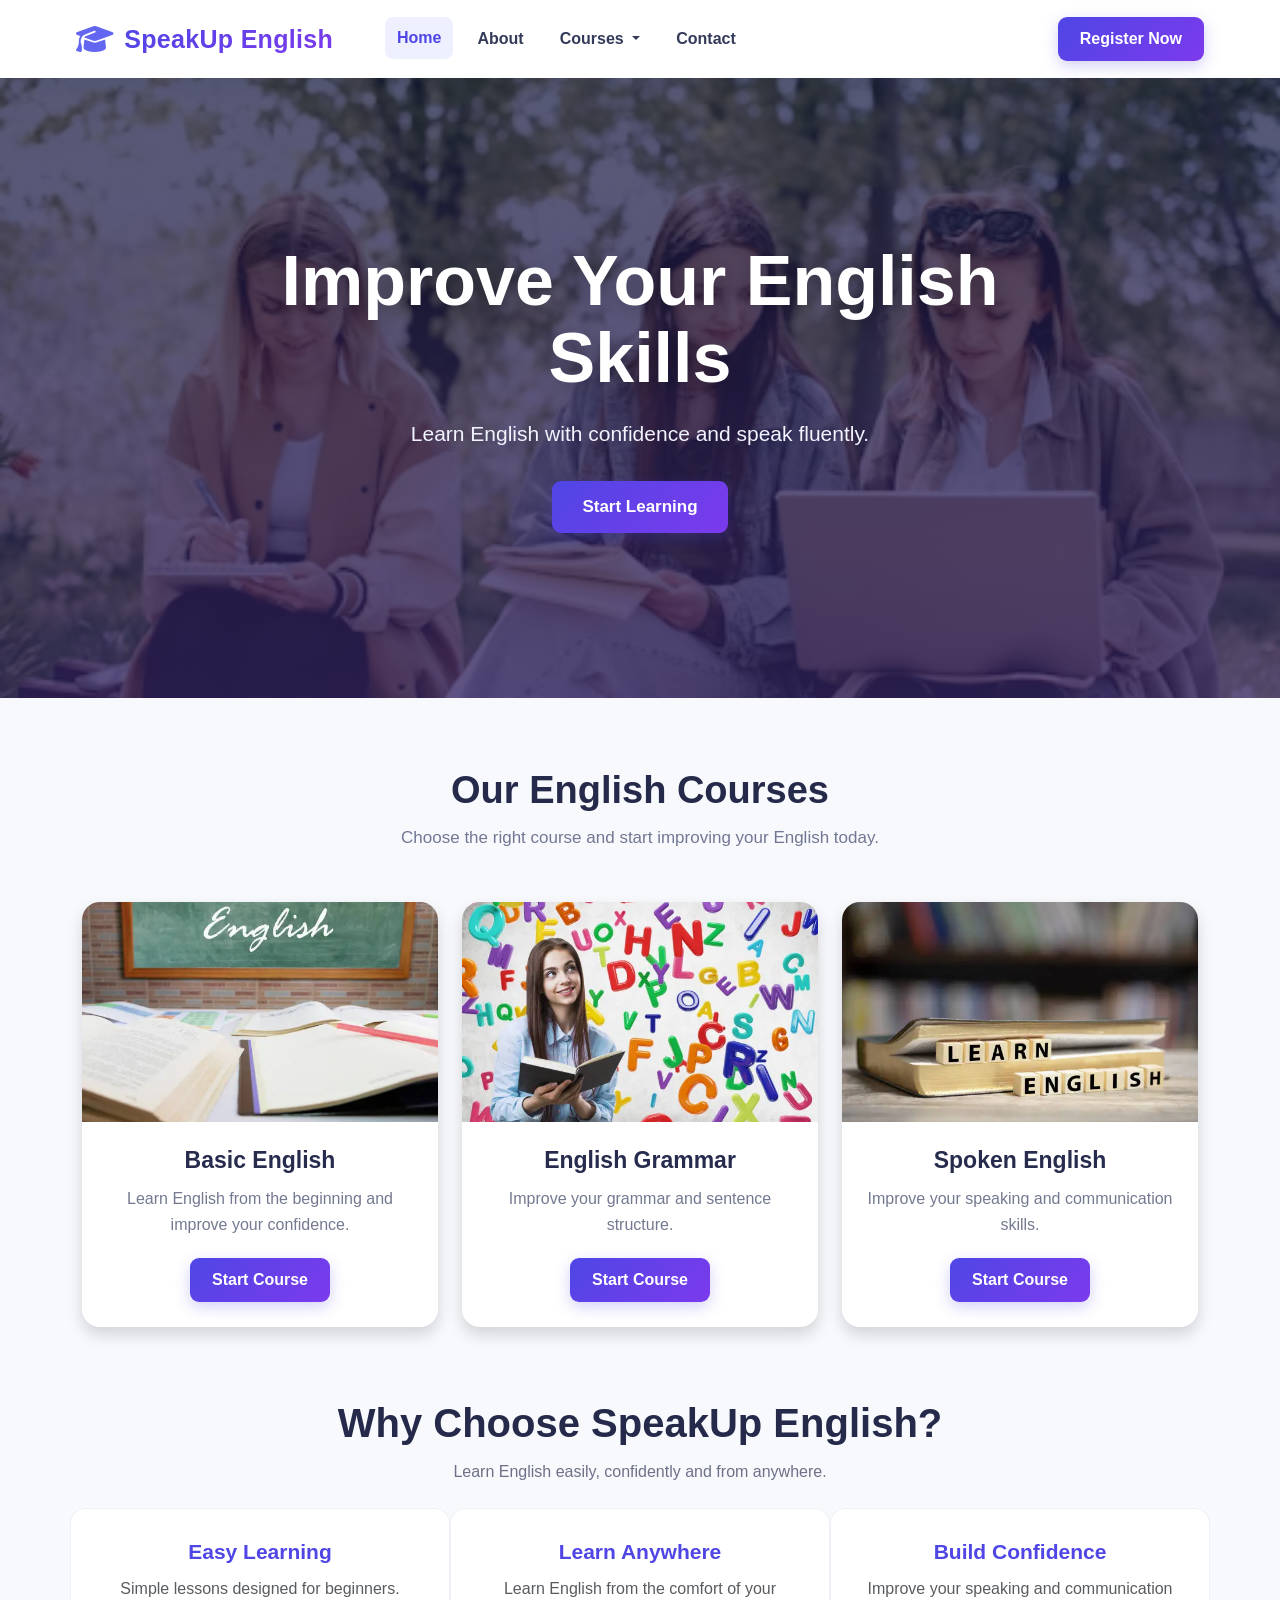
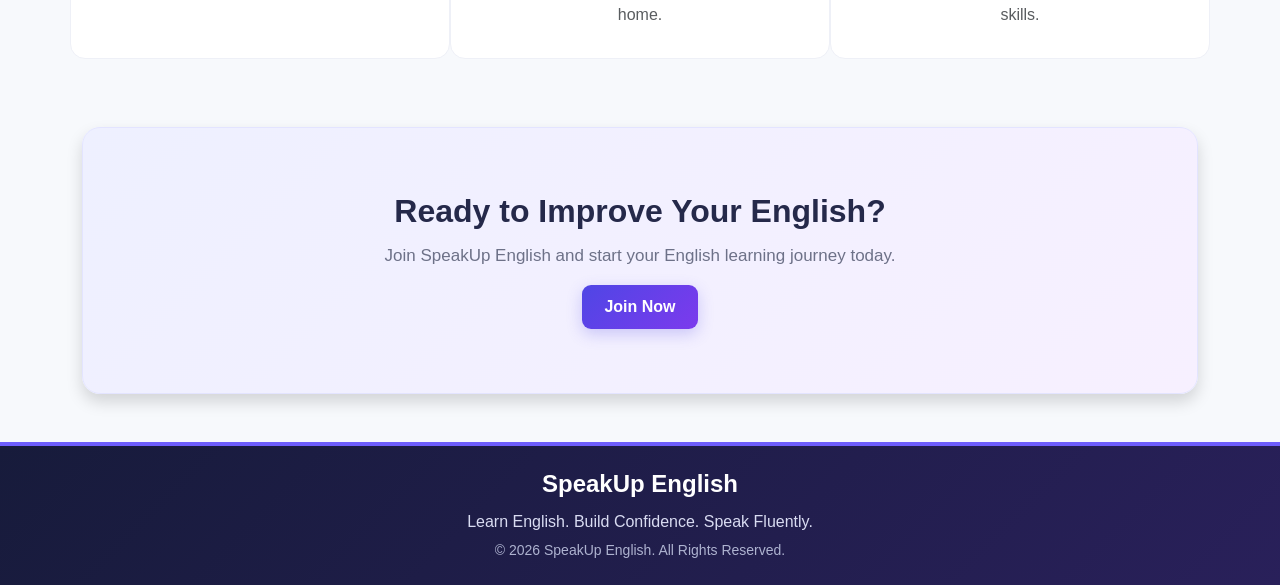
<file: index.html>
<!doctype html>
<html lang="en">

<head>
  <meta charset="utf-8">
  <meta name="viewport" content="width=device-width, initial-scale=1">

  <title>SpeakUp English</title>

  <!-- Bootstrap CSS -->
  <link rel="stylesheet" href="https://cdnjs.cloudflare.com/ajax/libs/font-awesome/6.7.2/css/all.min.css" />

  <link href="https://cdn.jsdelivr.net/npm/bootstrap@5.2.3/dist/css/bootstrap.min.css" rel="stylesheet"
    integrity="sha384-rbsA2VBKQhggwzxH7pPCaAqO46MgnOM80zW1RWuH61DGLwZJEdK2Kadq2F9CUG65" crossorigin="anonymous">

  <!-- Custom CSS -->
  <link rel="stylesheet" href="index.css">

</head>

<body>

  <!-- =========================
       NAVBAR
  ========================== -->

  <nav class="navbar navbar-expand-lg bg-light">

    <div class="container-fluid">

      <!-- Website Name -->
      <a class="navbar-brand" href="index.html">
        <i class="fa-solid fa-graduation-cap"></i>
        <span>SpeakUp English</span>
      </a>

      <!-- Mobile Menu Button -->
      <button class="navbar-toggler" type="button" data-bs-toggle="collapse" data-bs-target="#navbarSupportedContent"
        aria-controls="navbarSupportedContent" aria-expanded="false" aria-label="Toggle navigation">

        <span class="navbar-toggler-icon"></span>

      </button>


      <!-- Navbar Content -->
      <div class="collapse navbar-collapse" id="navbarSupportedContent">

        <ul class="navbar-nav me-auto mb-2 mb-lg-0">

          <!-- Home -->
          <li class="nav-item">
            <a class="nav-link active" aria-current="page" href="index.html">
              Home
            </a>
          </li>


          <!-- About -->
          <li class="nav-item">
            <a class="nav-link" href="about.html">
              About
            </a>
          </li>


          <!-- Courses Dropdown -->
          <li class="nav-item dropdown">

            <a class="nav-link dropdown-toggle" href="#" role="button" data-bs-toggle="dropdown" aria-expanded="false">

              Courses

            </a>


            <ul class="dropdown-menu">

              <li>
                <a class="dropdown-item" href="basic-english.html">
                  Basic English
                </a>
              </li>

              <li>
                <a class="dropdown-item" href="grammar.html">
                  English Grammar
                </a>
              </li>

              <li>
                <hr class="dropdown-divider">
              </li>

              <li>
                <a class="dropdown-item" href="spoken-english.html">
                  Spoken English
                </a>
              </li>

            </ul>

          </li>


          <!-- Contact -->
          <li class="nav-item">
            <a class="nav-link" href="contect.html">
              Contact
            </a>
          </li>

        </ul>


        </form>
        <a href="registration.html" class="btn btn-primary ms-2">
          Register Now
        </a>

      </div>

    </div>

  </nav>



  <!-- =========================
       HERO SECTION
  ========================== -->

  <div class="hero-section">

    <!-- Dark Overlay -->
    <div class="hero-overlay"></div>


    <!-- Hero Content -->
    <div class="hero-content">

      <h1>
        Improve Your English Skills
      </h1>

      <p>
        Learn English with confidence and speak fluently.
      </p>

      <a href="basic-english.html" class="btn btn-primary">

        Start Learning

      </a>


    </div>

  </div>



  <!-- =========================
       COURSES HEADING
  ========================== -->

  <div class="container text-center courses-section">

    <h2>
      Our English Courses
    </h2>

    <p>
      Choose the right course and start improving your English today.
    </p>

  </div>



  <!-- =========================
       GRID & COURSES CARDS
  ========================== -->

  <div class="container text-center">

    <div class="row">


      <!-- =====================
           CARD 1
      ====================== -->

      <div class="col-md-4 mb-4">

        <div class="card shadow">

          <img src="basic english course.webp" class="card-img-top" alt="Basic English Course">


          <div class="card-body">

            <h5 class="card-title">
              Basic English
            </h5>

            <p class="card-text">
              Learn English from the beginning and improve your confidence.
            </p>

            <a href="basic-english.html" class="btn btn-primary">

              Start Course

            </a>

          </div>

        </div>

      </div>



      <!-- =====================
           CARD 2
      ====================== -->

      <div class="col-md-4 mb-4">

        <div class="card shadow">
          <img src="grammer.webp" class="card-img-top" alt="English Grammar Course">


          <div class="card-body">

            <h5 class="card-title">
              English Grammar
            </h5>

            <p class="card-text">
              Improve your grammar and sentence structure.
            </p>

            <a href="grammar.html" class="btn btn-primary">

              Start Course

            </a>

          </div>

        </div>

      </div>



      <!-- =====================
           CARD 3
      ====================== -->

      <div class="col-md-4 mb-4">

        <div class="card shadow">

          <img src="spoken.webp" class="card-img-top" alt="Spoken English Course">


          <div class="card-body">

            <h5 class="card-title">
              Spoken English
            </h5>

            <p class="card-text">
              Improve your speaking and communication skills.
            </p>

            <a href="spoken-english.html" class="btn btn-primary">

              Start Course

            </a>

          </div>

        </div>

      </div>


    </div>

  </div>

  <!-- Why Choose Us -->

  <div class="container text-center mt-5">

    <h2 class="display-6 fw-bold">
      Why Choose SpeakUp English?
    </h2>

    <p class="text-muted">
      Learn English easily, confidently and from anywhere.
    </p>

  </div>

  <!-- colums -->

  <div class="container text-center mt-4">

    <div class="row">

      <div class="col-md-4 p-4">
        <h4 class="fw-bold"> Easy Learning</h4>
        <p class="text-muted">Simple lessons designed for beginners.</p>
      </div>

      <div class="col-md-4 p-4">
        <h4 class="fw-bold"> Learn Anywhere</h4>
        <p class="text-muted">Learn English from the comfort of your home.</p>
      </div>

      <div class="col-md-4 p-4">
        <h4 class="fw-bold"> Build Confidence</h4>
        <p class="text-muted">Improve your speaking and communication skills.</p>
      </div>

    </div>

  </div>

  <!-- Join Our Course -->

  <div class="container mt-5">

    <div class="card shadow p-4 text-center">

      <div class="card-body">

        <h2 class="fw-bold">
          Ready to Improve Your English?
        </h2>

        <p class="text-muted">
          Join SpeakUp English and start your English learning journey today.
        </p>

        <a href="contect.html" class="btn btn-primary">
          Join Now
        </a>

      </div>

    </div>

  </div>

  <!-- Footer -->

  <footer class="bg-dark text-white text-center py-4 mt-5">

    <h5>SpeakUp English</h5>

    <p class="mb-1">
      Learn English. Build Confidence. Speak Fluently.
    </p>

    <p class="mb-0">
      © 2026 SpeakUp English. All Rights Reserved.
    </p>

  </footer>




  <!-- =========================
       BOOTSTRAP JAVASCRIPT
  ========================== -->

  <script src="https://cdn.jsdelivr.net/npm/bootstrap@5.2.3/dist/js/bootstrap.bundle.min.js"
    integrity="sha384-kenU1KFdBIe4zVF0s0G1M5b4hcpxyD9F7jL+jjXkk+Q2h455rYXK/7HAuoJl+0I4" crossorigin="anonymous">
    </script>

</body>

</html>
</file>
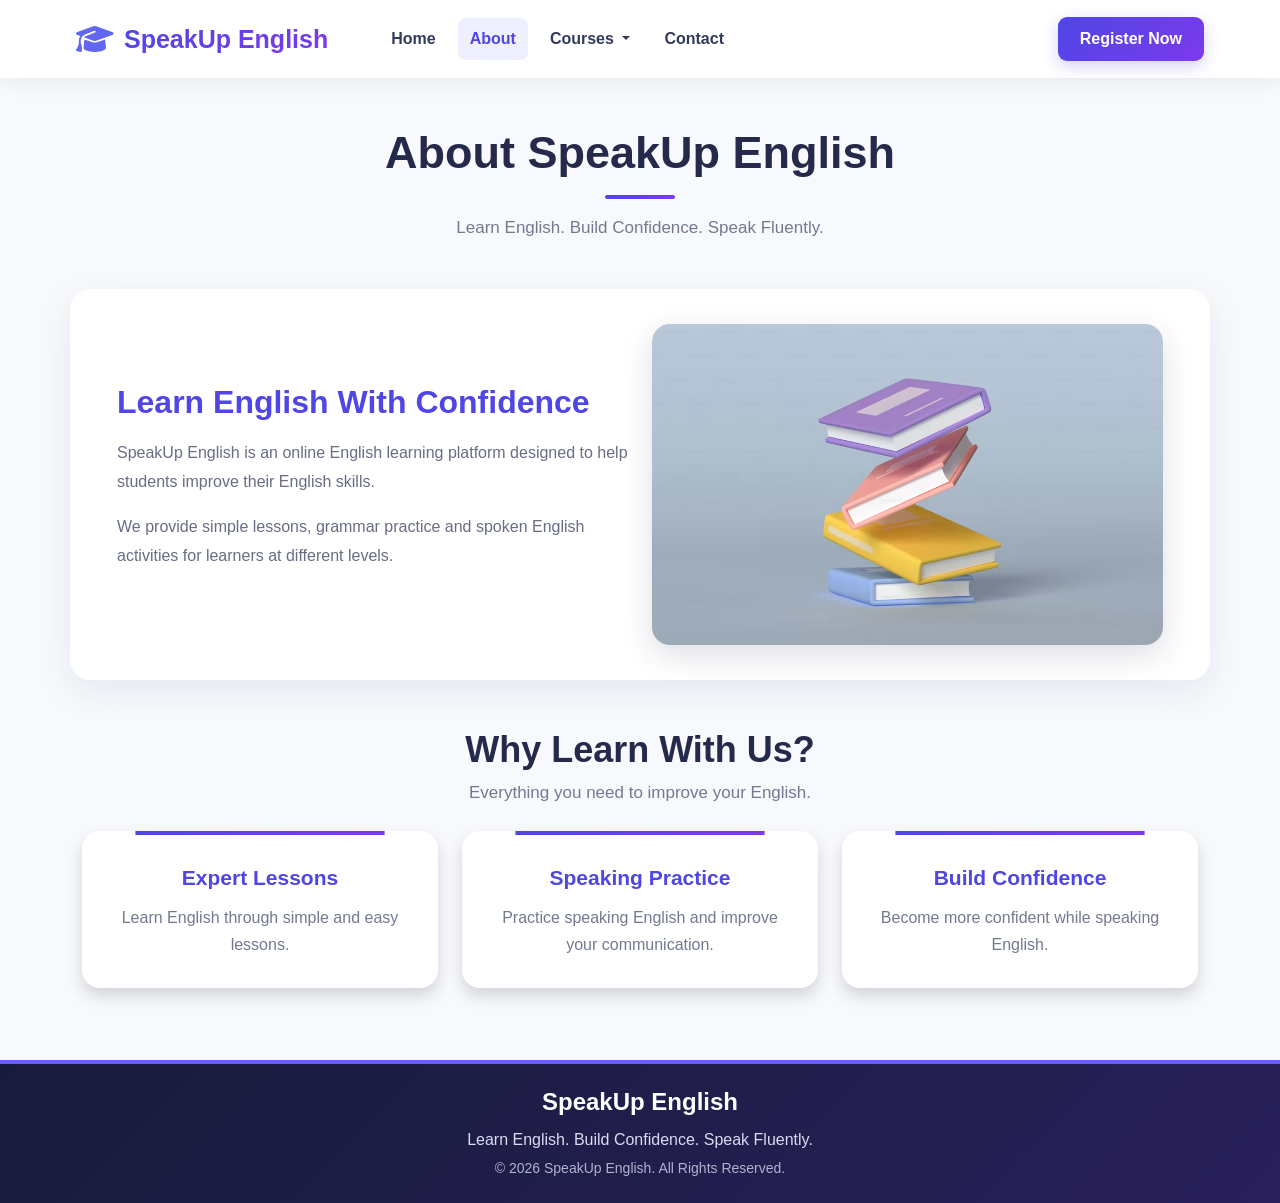
<file: about.html>
<!doctype html>
<html lang="en">

<head>
  <meta charset="utf-8">
  <meta name="viewport" content="width=device-width, initial-scale=1">

  <title>SpeakUp English</title>

  <!-- Bootstrap CSS -->
  <link href="https://cdn.jsdelivr.net/npm/bootstrap@5.2.3/dist/css/bootstrap.min.css" rel="stylesheet"
    integrity="sha384-rbsA2VBKQhggwzxH7pPCaAqO46MgnOM80zW1RWuH61DGLwZJEdK2Kadq2F9CUG65" crossorigin="anonymous">

      <link rel="stylesheet" href="https://cdnjs.cloudflare.com/ajax/libs/font-awesome/6.7.2/css/all.min.css" />

  <!-- Custom CSS -->
  <link rel="stylesheet" href="about.css">

</head>

<body>
  <!-- =========================
       NAVBAR
  ========================== -->

  <nav class="navbar navbar-expand-lg bg-light">

    <div class="container-fluid">

      <!-- Website Name -->
       <a class="navbar-brand" href="index.css">
        <i class="fa-solid fa-graduation-cap"></i>
        <span>SpeakUp English</span>
      </a>

      <!-- Mobile Menu Button -->
      <button class="navbar-toggler" type="button" data-bs-toggle="collapse" data-bs-target="#navbarSupportedContent"
        aria-controls="navbarSupportedContent" aria-expanded="false" aria-label="Toggle navigation">

        <span class="navbar-toggler-icon"></span>

      </button>


      <!-- Navbar Content -->
      <div class="collapse navbar-collapse" id="navbarSupportedContent">

        <ul class="navbar-nav me-auto mb-2 mb-lg-0">

          <!-- Home -->
          <li class="nav-item">
            <a class="nav-link" href="index.html">
              Home
            </a>
          </li>

          <!-- About -->
          <li class="nav-item">
            <a class="nav-link active" aria-current="page" href="about.html">
              About
            </a>
          </li>


          <!-- Courses Dropdown -->
          <li class="nav-item dropdown">

            <a class="nav-link dropdown-toggle" href="#" role="button" data-bs-toggle="dropdown" aria-expanded="false">

              Courses

            </a>


            <ul class="dropdown-menu">

              <li>
                <a class="dropdown-item" href="basic-english.html">
                  Basic English
                </a>
              </li>

              <li>
                <a class="dropdown-item" href="grammar.html">
                  English Grammar
                </a>
              </li>

              <li>
                <hr class="dropdown-divider">
              </li>

              <li>
                <a class="dropdown-item" href="spoken-english.html">
                  Spoken English
                </a>
              </li>

            </ul>

          </li>


          <!-- Contact -->
          <li class="nav-item">
            <a class="nav-link" href="contect.html">
              Contact
            </a>
          </li>

        </ul>


        

        </form>

        <a href="registration.html" class="btn btn-primary ms-2">
          Register Now
        </a>

      </div>

    </div>

  </nav>

  <!-- About Section -->

  <div class="container mt-5">

    <div class="text-center">

      <h1 class="display-5 fw-bold">
        About SpeakUp English
      </h1>

      <p class="text-muted">
        Learn English. Build Confidence. Speak Fluently.
      </p>

    </div>

  </div>

  <div class="container mt-5">

    <div class="row align-items-center">

      <div class="col-md-6">

        <h2>Learn English With Confidence</h2>

        <p>
          SpeakUp English is an online English learning platform
          designed to help students improve their English skills.
        </p>

        <p>
          We provide simple lessons, grammar practice and spoken
          English activities for learners at different levels.
        </p>

      </div>


      <div class="col-md-6">

        <img src="bg3.avif" class="img-fluid rounded" alt="English Learning">

      </div>

    </div>

  </div>

  <!-- Why Learn With Us -->

  <div class="container text-center mt-5">

    <h2 class="display-6 fw-bold">
      Why Learn With Us?
    </h2>

    <p class="text-muted">
      Everything you need to improve your English.
    </p>

  </div>


  <!-- Features -->

  <div class="container mt-4">

    <div class="row">

      <!-- Card 1 -->
      <div class="col-md-4 mb-4">

        <div class="card h-100 shadow">

          <div class="card-body">

            <h4 class="card-title">
              Expert Lessons
            </h4>

            <p class="card-text">
              Learn English through simple and easy lessons.
            </p>

          </div>

        </div>

      </div>


      <!-- Card 2 -->
      <div class="col-md-4 mb-4">

        <div class="card h-100 shadow">

          <div class="card-body">

            <h4 class="card-title">
              Speaking Practice
            </h4>

            <p class="card-text">
              Practice speaking English and improve your communication.
            </p>

          </div>

        </div>

      </div>


      <!-- Card 3 -->
      <div class="col-md-4 mb-4">

        <div class="card h-100 shadow">

          <div class="card-body">

            <h4 class="card-title">
              Build Confidence
            </h4>

            <p class="card-text">
              Become more confident while speaking English.
            </p>

          </div>

        </div>

      </div>

    </div>

  </div>
  <!-- Footer -->

  <footer class="bg-dark text-white text-center py-4 mt-5">

    <h5>SpeakUp English</h5>

    <p class="mb-1">
      Learn English. Build Confidence. Speak Fluently.
    </p>

    <p class="mb-0">
      © 2026 SpeakUp English. All Rights Reserved.
    </p>

  </footer>









  <script src="https://cdn.jsdelivr.net/npm/bootstrap@5.2.3/dist/js/bootstrap.bundle.min.js"
    integrity="sha384-kenU1KFdBIe4zVF0s0G1M5b4hcpxyD9F7jL+jjXkk+Q2h455rYXK/7HAuoJl+0I4" crossorigin="anonymous">
    </script>

</body>

</html>
</file>
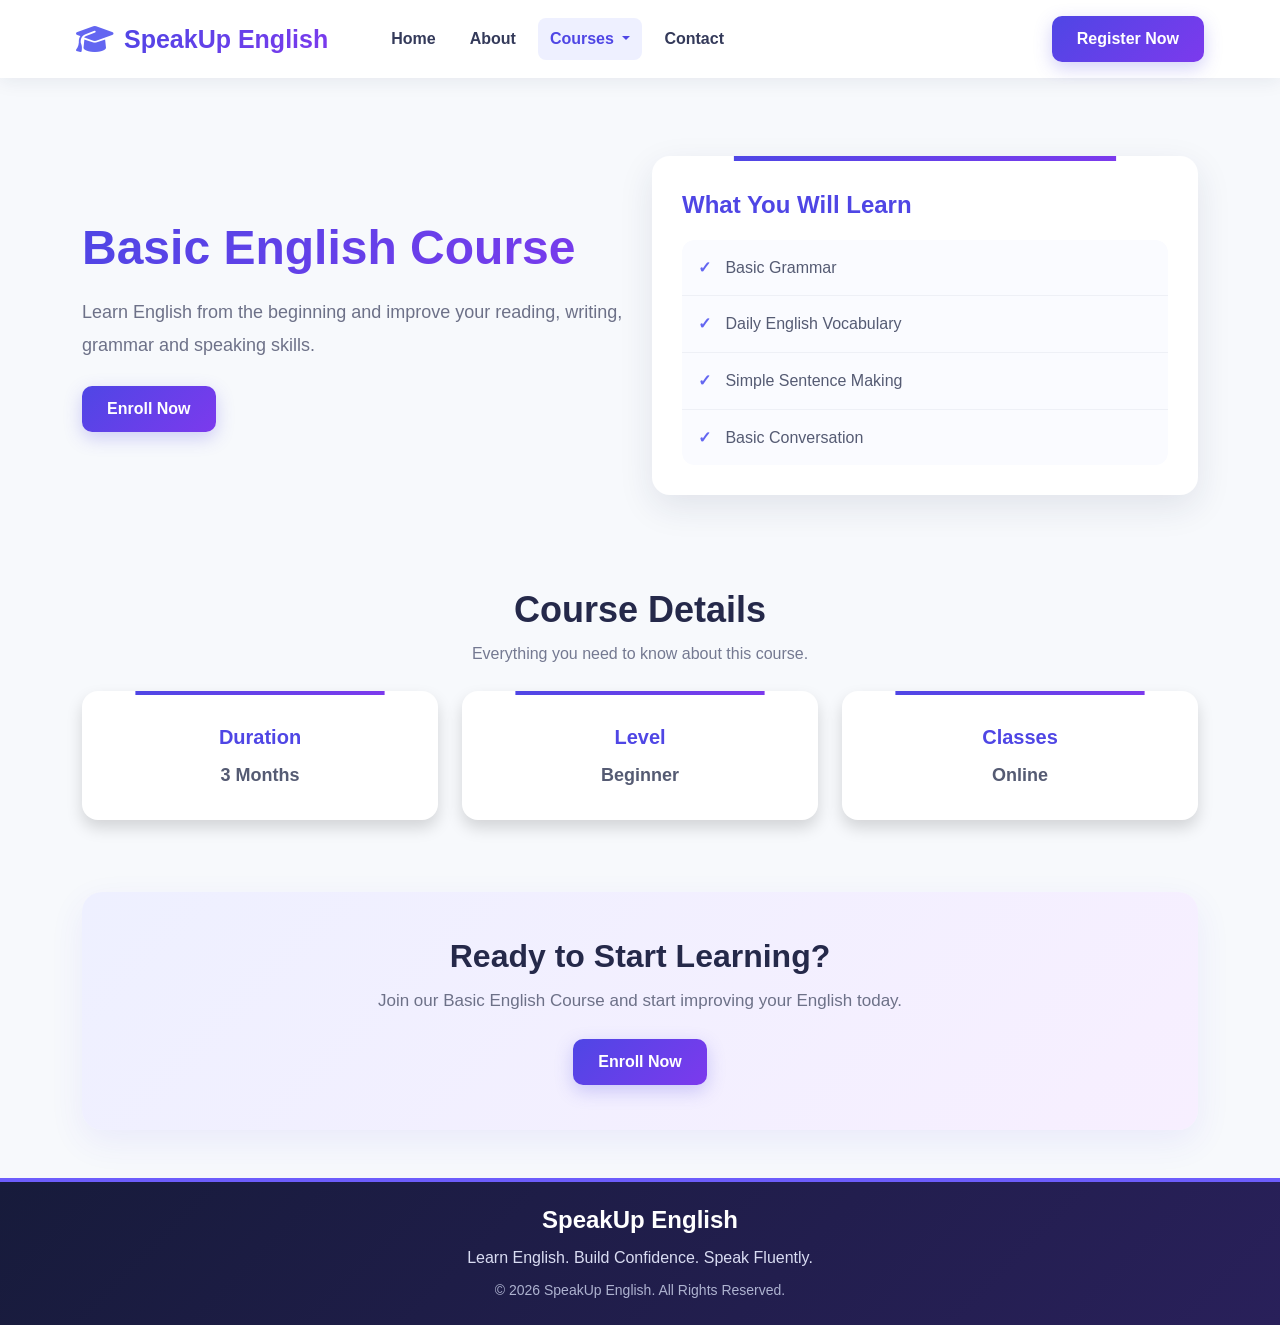
<file: basic-english.html>
<!doctype html>
<html lang="en">

<head>

  <meta charset="utf-8">

  <meta name="viewport" content="width=device-width, initial-scale=1">

  <title>Basic English - SpeakUp English</title>

  <!-- Bootstrap CSS -->
  <link href="https://cdn.jsdelivr.net/npm/bootstrap@5.2.3/dist/css/bootstrap.min.css" rel="stylesheet">
  <link rel="stylesheet" href="https://cdnjs.cloudflare.com/ajax/libs/font-awesome/6.7.2/css/all.min.css" />
  <link rel="stylesheet" href="basic-english.css">
</head>


<body>


  <!-- =========================
       NAVBAR
  ========================== -->

  <nav class="navbar navbar-expand-lg bg-light">

    <div class="container-fluid">

      <!-- Website Name -->

      <a class="navbar-brand" href="index.html">
        <i class="fa-solid fa-graduation-cap"></i>
        <span>SpeakUp English</span>
      </a>

      <!-- Mobile Menu Button -->

      <button class="navbar-toggler" type="button" data-bs-toggle="collapse" data-bs-target="#navbarSupportedContent"
        aria-controls="navbarSupportedContent" aria-expanded="false" aria-label="Toggle navigation">

        <span class="navbar-toggler-icon"></span>

      </button>


      <!-- Navbar Content -->

      <div class="collapse navbar-collapse" id="navbarSupportedContent">


        <ul class="navbar-nav me-auto mb-2 mb-lg-0">


          <!-- Home -->

          <li class="nav-item">

            <a class="nav-link" href="index.html">
              Home
            </a>

          </li>


          <!-- About -->

          <li class="nav-item">

            <a class="nav-link" href="about.html">
              About
            </a>

          </li>


          <!-- Courses Dropdown -->

          <li class="nav-item dropdown">

            <a class="nav-link dropdown-toggle active" href="#" role="button" data-bs-toggle="dropdown"
              aria-expanded="false">

              Courses

            </a>


            <ul class="dropdown-menu">


              <!-- Basic English -->

              <li>

                <a class="dropdown-item active" aria-current="true" href="basic-english.html">

                  Basic English

                </a>

              </li>


              <!-- English Grammar -->

              <li>

                <a class="dropdown-item" href="grammar.html">

                  English Grammar

                </a>

              </li>


              <!-- Divider -->

              <li>

                <hr class="dropdown-divider">

              </li>


              <!-- Spoken English -->

              <li>

                <a class="dropdown-item" href="spoken-english.html">

                  Spoken English

                </a>

              </li>


            </ul>

          </li>


          <!-- Contact -->

          <li class="nav-item">

            <a class="nav-link" href="contact.html">

              Contact

            </a>

          </li>


        </ul>


        

        <a href="registration.html" class="btn btn-primary ms-2">
          Register Now
        </a>


      </div>

    </div>

  </nav>


  <!-- =========================
       BASIC ENGLISH CONTENT
       (NEXT STEP)
  ========================== -->

  <!-- Basic English Course Section -->

  <div class="container mt-5">

    <div class="row align-items-center">

      <!-- Left Side -->

      <div class="col-md-6">

        <h1 class="display-5 fw-bold">
          Basic English Course
        </h1>

        <p class="lead">
          Learn English from the beginning and improve your
          reading, writing, grammar and speaking skills.
        </p>

        <button class="btn btn-primary">
          Enroll Now
        </button>

      </div>


      <!-- Right Side -->

      <div class="col-md-6">

        <div class="card shadow">

          <div class="card-body">

            <h4 class="card-title">
              What You Will Learn
            </h4>

            <ul class="list-group">

              <li class="list-group-item">
                Basic Grammar
              </li>

              <li class="list-group-item">
                Daily English Vocabulary
              </li>

              <li class="list-group-item">
                Simple Sentence Making
              </li>

              <li class="list-group-item">
                Basic Conversation
              </li>

            </ul>

          </div>

        </div>

      </div>

    </div>

  </div>
  <!-- Course Details Section -->

  <div class="container mt-5">

    <h2 class="text-center fw-bold">
      Course Details
    </h2>

    <p class="text-center text-muted">
      Everything you need to know about this course.
    </p>




    <!-- Bootstrap Grid -->

    <div class="row mt-4">


      <!-- Duration Card -->

      <div class="col-md-4 mb-4">

        <div class="card text-center h-100 shadow">

          <div class="card-body">

            <h4 class="card-title">
              Duration
            </h4>

            <p class="card-text">
              3 Months
            </p>

          </div>

        </div>

      </div>


      <!-- Level Card -->

      <div class="col-md-4 mb-4">

        <div class="card text-center h-100 shadow">

          <div class="card-body">

            <h4 class="card-title">
              Level
            </h4>

            <p class="card-text">
              Beginner
            </p>

          </div>

        </div>

      </div>


      <!-- Classes Card -->

      <div class="col-md-4 mb-4">

        <div class="card text-center h-100 shadow">

          <div class="card-body">

            <h4 class="card-title">
              Classes
            </h4>

            <p class="card-text">
              Online
            </p>

          </div>

        </div>

      </div>


    </div>

  </div>

  <!-- Enrollment Section -->

  <div class="container text-center mt-5 mb-5">

    <div class="card shadow">

      <div class="card-body">

        <h2 class="card-title">
          Ready to Start Learning?
        </h2>

        <p class="card-text">
          Join our Basic English Course and start improving your English today.
        </p>

        <a href="contect.html" class="btn btn-primary">
          Enroll Now
        </a>

      </div>

    </div>

  </div>

  <!-- Footer -->

  <footer class="bg-dark text-white text-center py-4 mt-5">

    <h5>
      SpeakUp English
    </h5>

    <p class="mb-0">
      Learn English. Build Confidence. Speak Fluently.
    </p>

    <p class="mb-0 mt-2">
      © 2026 SpeakUp English. All Rights Reserved.
    </p>

  </footer>



  <!-- Bootstrap JS -->

  <script src="https://cdn.jsdelivr.net/npm/bootstrap@5.2.3/dist/js/bootstrap.bundle.min.js">
  </script>


</body>

</html>
</file>
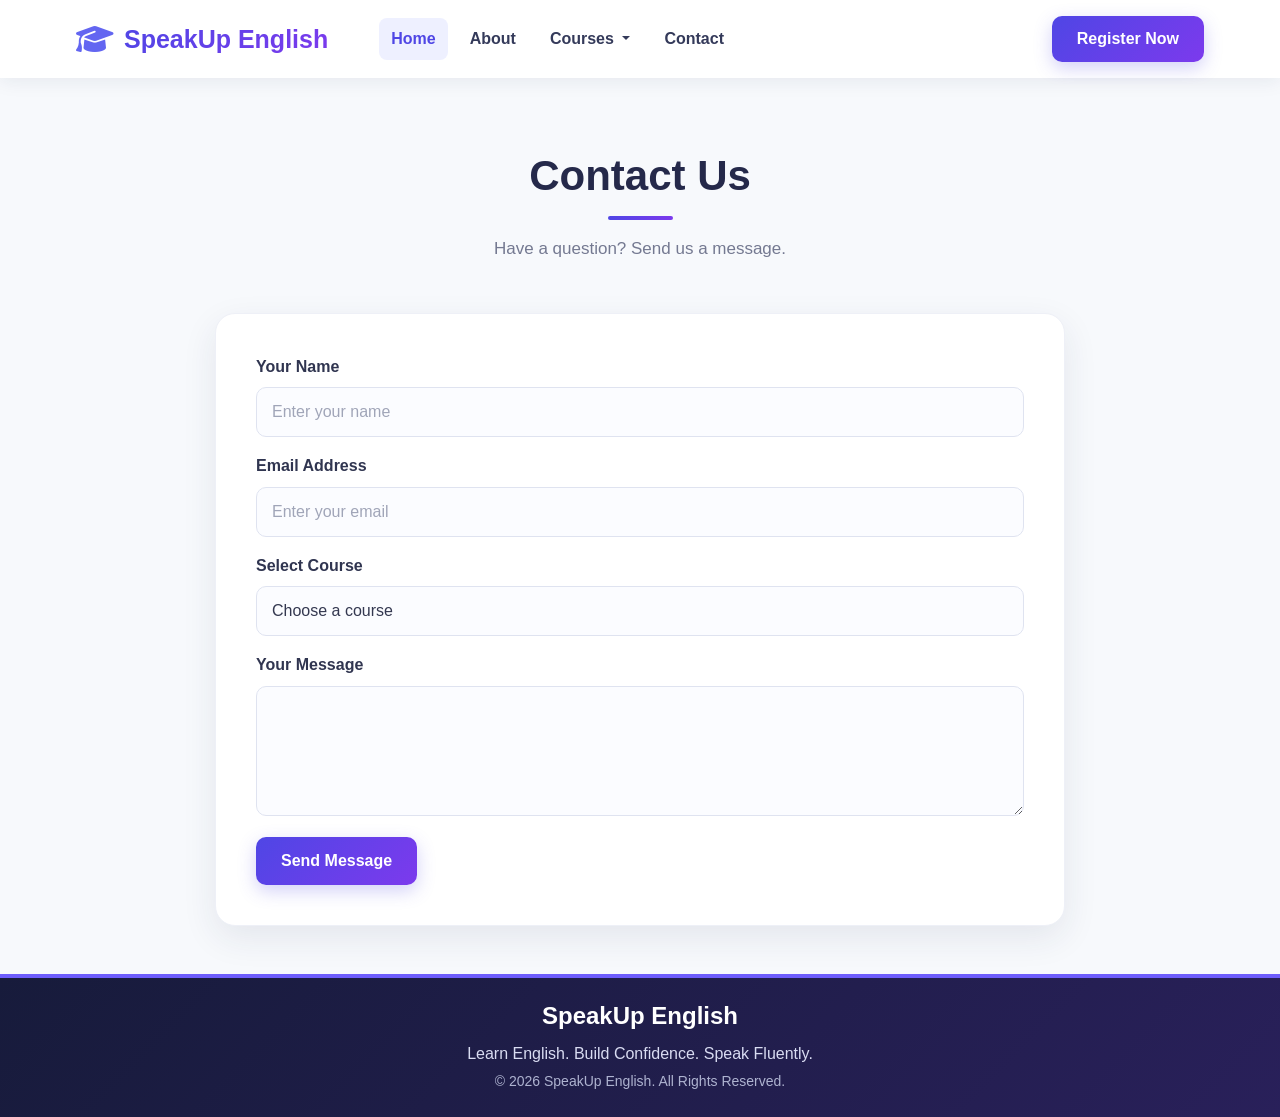
<file: contect.html>
<!doctype html>
<html lang="en">

<head>
  <meta charset="utf-8">
  <meta name="viewport" content="width=device-width, initial-scale=1">

  <title>SpeakUp English</title>

  <!-- Bootstrap CSS -->
  <link href="https://cdn.jsdelivr.net/npm/bootstrap@5.2.3/dist/css/bootstrap.min.css" rel="stylesheet"
    integrity="sha384-rbsA2VBKQhggwzxH7pPCaAqO46MgnOM80zW1RWuH61DGLwZJEdK2Kadq2F9CUG65" crossorigin="anonymous">
  <link rel="stylesheet" href="https://cdnjs.cloudflare.com/ajax/libs/font-awesome/6.7.2/css/all.min.css" />

  <!-- Custom CSS -->
  <link rel="stylesheet" href="contect.css">

</head>

<body>
  <!-- =========================
       NAVBAR
  ========================== -->

  <nav class="navbar navbar-expand-lg bg-light">

    <div class="container-fluid">

      <!-- Website Name -->
       <a class="navbar-brand" href="index.html">
        <i class="fa-solid fa-graduation-cap"></i>
        <span>SpeakUp English</span>
      </a>

      <!-- Mobile Menu Button -->
      <button class="navbar-toggler" type="button" data-bs-toggle="collapse" data-bs-target="#navbarSupportedContent"
        aria-controls="navbarSupportedContent" aria-expanded="false" aria-label="Toggle navigation">

        <span class="navbar-toggler-icon"></span>

      </button>


      <!-- Navbar Content -->
      <div class="collapse navbar-collapse" id="navbarSupportedContent">

        <ul class="navbar-nav me-auto mb-2 mb-lg-0">

          <!-- Home -->
          <li class="nav-item">
            <a class="nav-link active" aria-current="page" href="index.html">
              Home
            </a>
          </li>


          <!-- About -->
          <li class="nav-item">
            <a class="nav-link" href="about.html">
              About
            </a>
          </li>


          <!-- Courses Dropdown -->
          <li class="nav-item dropdown">

            <a class="nav-link dropdown-toggle" href="#" role="button" data-bs-toggle="dropdown" aria-expanded="false">

              Courses

            </a>


            <ul class="dropdown-menu">

              <li>
                <a class="dropdown-item" href="basic-english.html">
                  Basic English
                </a>
              </li>

              <li>
                <a class="dropdown-item" href="grammar.html">
                  English Grammar
                </a>
              </li>

              <li>
                <hr class="dropdown-divider">
              </li>

              <li>
                <a class="dropdown-item" href="spoken-english.html">
                  Spoken English
                </a>
              </li>

            </ul>

          </li>


          <!-- Contact -->
          <li class="nav-item">
            <a class="nav-link" href="contect.html">
              Contact
            </a>
          </li>

        </ul>


       

        <a href="registration.html" class="btn btn-primary ms-2">
          Register Now
        </a>

      </div>

    </div>

  </nav>



  <!-- Contact Section -->

  <div class="container text-center mt-5" id="contact">

    <h2 class="display-6 fw-bold">
      Contact Us
    </h2>

    <p class="text-muted">
      Have a question? Send us a message.
    </p>

  </div>

  <div class="container mt-4">

    <form>

      <!-- Name -->
      <div class="mb-3">

        <label for="name" class="form-label">
          Your Name
        </label>

        <input type="text" class="form-control" id="name" placeholder="Enter your name">

      </div>


      <!-- Email -->
      <div class="mb-3">

        <label for="email" class="form-label">
          Email Address
        </label>

        <input type="email" class="form-control" id="email" placeholder="Enter your email">

      </div>

      <!-- Course -->

      <div class="mb-3">

        <label for="course" class="form-label">
          Select Course
        </label>

        <select class="form-select" id="course">

          <option selected>Choose a course</option>
          <option>Basic English</option>
          <option>English Grammar</option>
          <option>Spoken English</option>

        </select>

      </div>


      <!-- Message -->
      <div class="mb-3">

        <label for="message" class="form-label">
          Your Message
        </label>

        <textarea class="form-control" id="message" rows="4" placeholder="Write your message">
      </textarea>

      </div>


      <!-- Button -->
      <button type="submit" class="btn btn-primary">

        Send Message

      </button>

    </form>

  </div>

  <!-- Footer -->

  <footer class="bg-dark text-white text-center py-4 mt-5">

    <h5>SpeakUp English</h5>

    <p class="mb-1">
      Learn English. Build Confidence. Speak Fluently.
    </p>

    <p class="mb-0">
      © 2026 SpeakUp English. All Rights Reserved.
    </p>

  </footer>







  <script src="https://cdn.jsdelivr.net/npm/bootstrap@5.2.3/dist/js/bootstrap.bundle.min.js"
    integrity="sha384-kenU1KFdBIe4zVF0s0G1M5b4hcpxyD9F7jL+jjXkk+Q2h455rYXK/7HAuoJl+0I4" crossorigin="anonymous">
    </script>

</body>

</html>
</file>
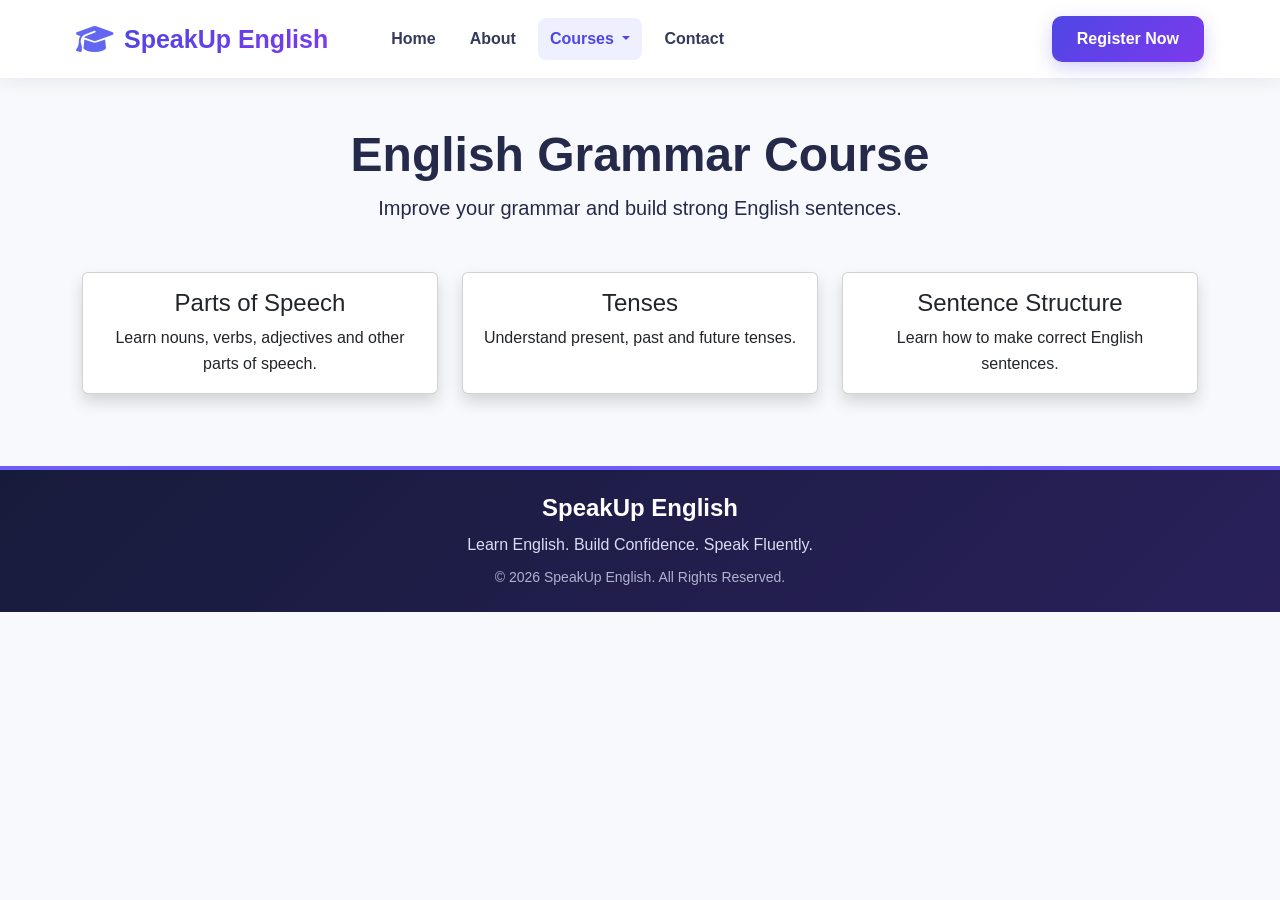
<file: grammar.html>
<!doctype html>
<html lang="en">

<head>

  <meta charset="utf-8">

  <meta name="viewport" content="width=device-width, initial-scale=1">

  <title>English Grammar - SpeakUp English</title>

  <!-- Bootstrap CSS -->

  <link href="https://cdn.jsdelivr.net/npm/bootstrap@5.2.3/dist/css/bootstrap.min.css" rel="stylesheet">
  <link rel="stylesheet" href="https://cdnjs.cloudflare.com/ajax/libs/font-awesome/6.7.2/css/all.min.css" />
  <!-- Custom CSS -->
  <link rel="stylesheet" href="grammar.css">
</head>


<body>


  <!-- =========================
       NAVBAR
  ========================== -->

  <nav class="navbar navbar-expand-lg bg-light">

    <div class="container-fluid">

      <!-- Website Name -->

       <a class="navbar-brand" href="index.html">
        <i class="fa-solid fa-graduation-cap"></i>
        <span>SpeakUp English</span>
      </a>


      <!-- Mobile Menu Button -->

      <button class="navbar-toggler" type="button" data-bs-toggle="collapse" data-bs-target="#navbarSupportedContent"
        aria-controls="navbarSupportedContent" aria-expanded="false" aria-label="Toggle navigation">

        <span class="navbar-toggler-icon"></span>

      </button>


      <!-- Navbar Content -->

      <div class="collapse navbar-collapse" id="navbarSupportedContent">


        <ul class="navbar-nav me-auto mb-2 mb-lg-0">


          <!-- Home -->

          <li class="nav-item">

            <a class="nav-link" href="index.html">
              Home
            </a>

          </li>


          <!-- About -->

          <li class="nav-item">

            <a class="nav-link" href="about.html">
              About
            </a>

          </li>


          <!-- Courses Dropdown -->

          <li class="nav-item dropdown">

            <a class="nav-link dropdown-toggle active" href="#" role="button" data-bs-toggle="dropdown"
              aria-expanded="false">

              Courses

            </a>


            <ul class="dropdown-menu">


              <!-- Basic English -->

              <li>

                <a class="dropdown-item" href="basic-english.html">

                  Basic English

                </a>

              </li>


              <!-- English Grammar -->

              <li>

                <a class="dropdown-item active" aria-current="true" href="grammar.html">

                  English Grammar

                </a>

              </li>


              <!-- Divider -->

              <li>

                <hr class="dropdown-divider">

              </li>


              <!-- Spoken English -->

              <li>

                <a class="dropdown-item" href="spoken-english.html">

                  Spoken English

                </a>

              </li>


            </ul>

          </li>


          <!-- Contact -->

          <li class="nav-item">

            <a class="nav-link" href="contact.html">

              Contact

            </a>

          </li>


        </ul>


        
        </form>

        <a href="registration.html" class="btn btn-primary ms-2">
          Register Now
        </a>


      </div>

    </div>

  </nav>



  <!-- =========================
       ENGLISH GRAMMAR CONTENT
  ========================== -->


  <div class="container mt-5">

    <div class="text-center">

      <h1 class="display-5 fw-bold">
        English Grammar Course
      </h1>

      <p class="lead">
        Improve your grammar and build strong English sentences.
      </p>

    </div>


    <!-- Grammar Topics -->

    <div class="row mt-5">


      <!-- Card 1 -->

      <div class="col-md-4 mb-4">

        <div class="card text-center h-100 shadow">

          <div class="card-body">

            <h4 class="card-title">
              Parts of Speech
            </h4>

            <p class="card-text">
              Learn nouns, verbs, adjectives and other parts of speech.
            </p>

          </div>

        </div>

      </div>


      <!-- Card 2 -->

      <div class="col-md-4 mb-4">

        <div class="card text-center h-100 shadow">

          <div class="card-body">

            <h4 class="card-title">
              Tenses
            </h4>

            <p class="card-text">
              Understand present, past and future tenses.
            </p>

          </div>

        </div>

      </div>


      <!-- Card 3 -->

      <div class="col-md-4 mb-4">

        <div class="card text-center h-100 shadow">

          <div class="card-body">

            <h4 class="card-title">
              Sentence Structure
            </h4>

            <p class="card-text">
              Learn how to make correct English sentences.
            </p>

          </div>

        </div>

      </div>


    </div>

  </div>



  <!-- =========================
       FOOTER
  ========================== -->

  <footer class="bg-dark text-white text-center py-4 mt-5">

    <h5>
      SpeakUp English
    </h5>

    <p class="mb-0">
      Learn English. Build Confidence. Speak Fluently.
    </p>

    <p class="mb-0 mt-2">
      © 2026 SpeakUp English. All Rights Reserved.
    </p>

  </footer>



  <!-- Bootstrap JS -->

  <script src="https://cdn.jsdelivr.net/npm/bootstrap@5.2.3/dist/js/bootstrap.bundle.min.js">
  </script>


</body>

</html>
</file>
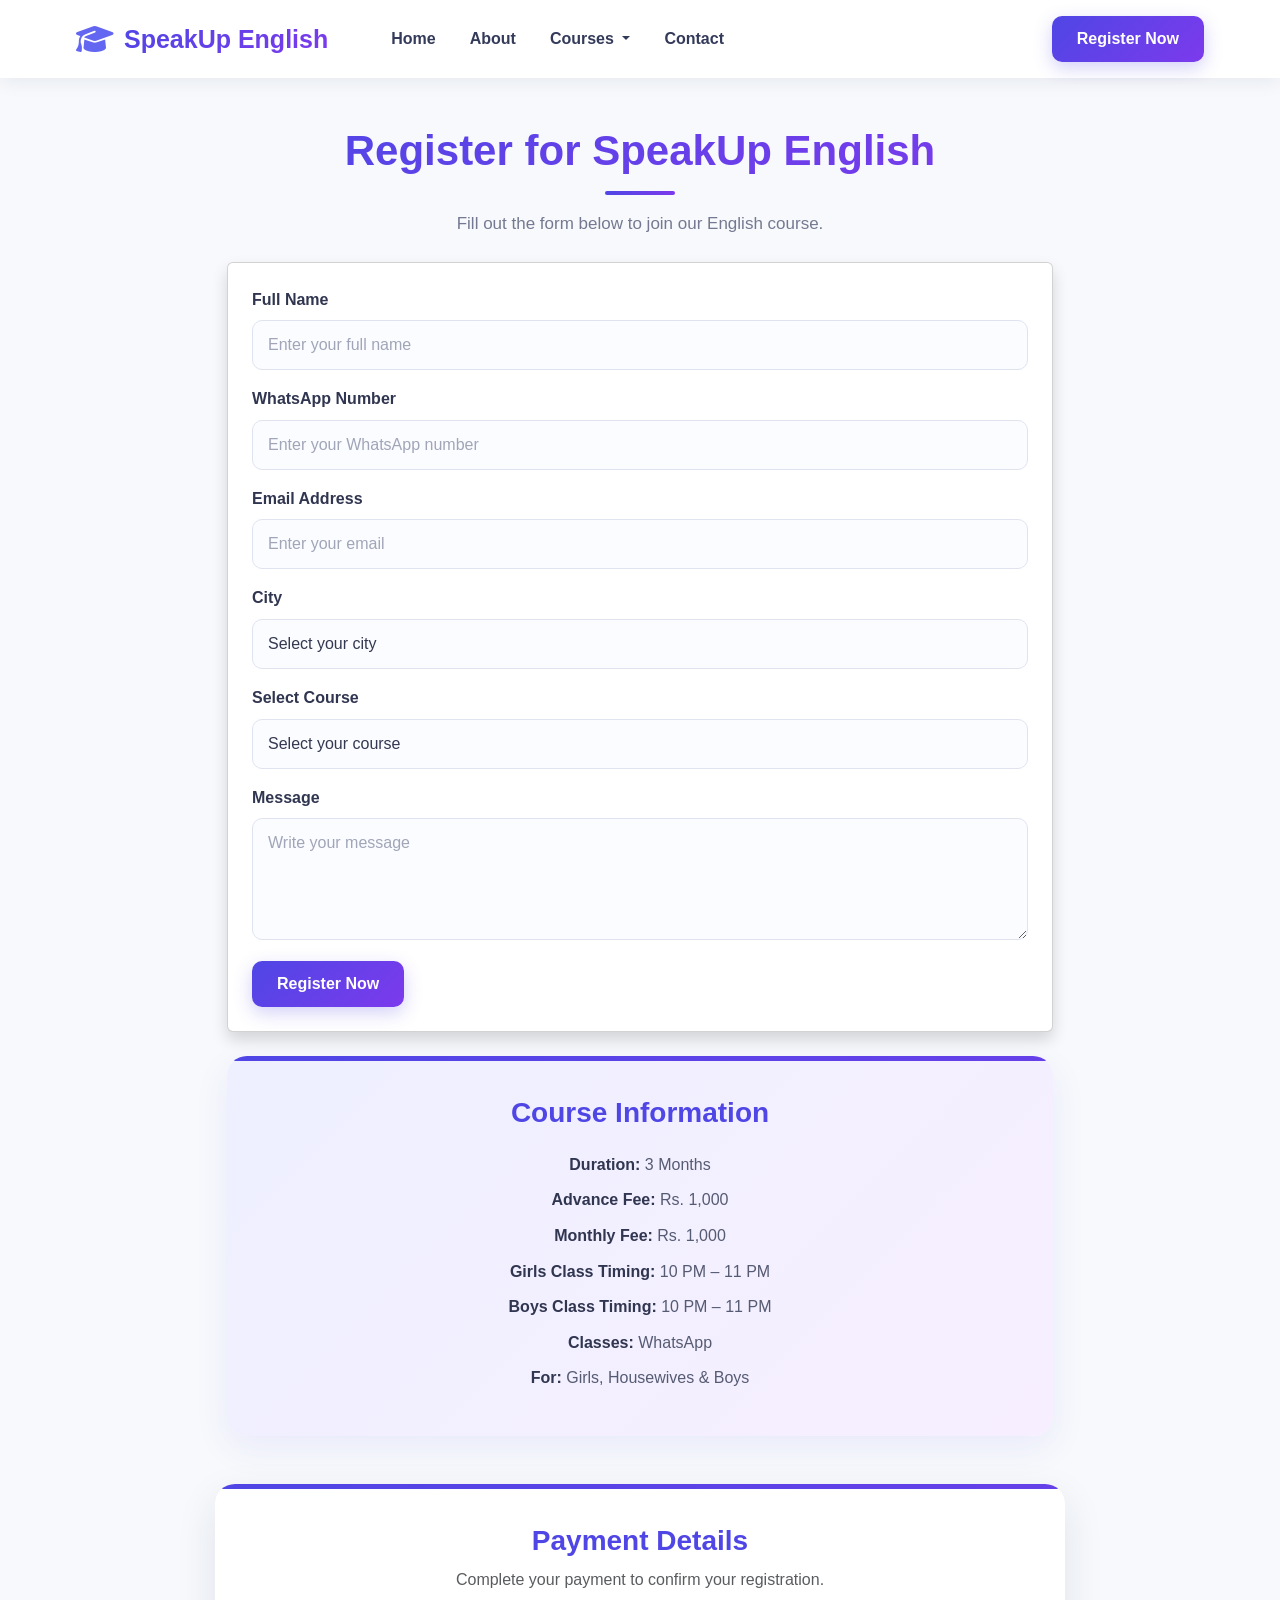
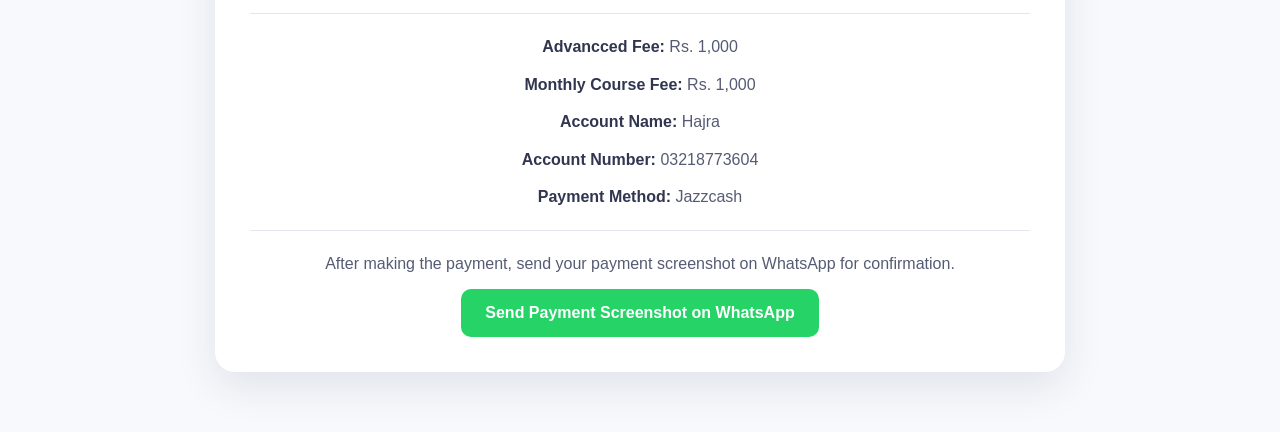
<file: registration.html>
<!doctype html>
<html lang="en">

<head>
  <meta charset="utf-8">
  <meta name="viewport" content="width=device-width, initial-scale=1">

  <title>Registration - SpeakUp English</title>

  <!-- Bootstrap CSS -->
  <link rel="stylesheet" href="https://cdnjs.cloudflare.com/ajax/libs/font-awesome/6.7.2/css/all.min.css" />

  <link href="https://cdn.jsdelivr.net/npm/bootstrap@5.2.3/dist/css/bootstrap.min.css" rel="stylesheet">
</head>
<link rel="stylesheet" href="registration.css">


<body>

  <!-- =========================
       NAVBAR
  ========================== -->

  <nav class="navbar navbar-expand-lg bg-light">

    <div class="container-fluid">

      <a class="navbar-brand" href="index.html">
        <i class="fa-solid fa-graduation-cap"></i>
        <span>SpeakUp English</span>
      </a>

      <button class="navbar-toggler" type="button" data-bs-toggle="collapse" data-bs-target="#navbarSupportedContent"
        aria-controls="navbarSupportedContent" aria-expanded="false" aria-label="Toggle navigation">

        <span class="navbar-toggler-icon"></span>

      </button>

      <div class="collapse navbar-collapse" id="navbarSupportedContent">

        <ul class="navbar-nav me-auto mb-2 mb-lg-0">

          <li class="nav-item">
            <a class="nav-link" href="index.html">
              Home
            </a>
          </li>

          <li class="nav-item">
            <a class="nav-link" href="about.html">
              About
            </a>
          </li>

          <li class="nav-item dropdown">

            <a class="nav-link dropdown-toggle" href="#" role="button" data-bs-toggle="dropdown" aria-expanded="false">

              Courses

            </a>

            <ul class="dropdown-menu">

              <li>
                <a class="dropdown-item" href="basic-english.html">
                  Basic English
                </a>
              </li>

              <li>
                <a class="dropdown-item" href="grammar.html">
                  English Grammar
                </a>
              </li>

              <li>
                <hr class="dropdown-divider">
              </li>

              <li>
                <a class="dropdown-item" href="spoken-english.html">
                  Spoken English
                </a>
              </li>

            </ul>

          </li>

          <li class="nav-item">
            <a class="nav-link" href="contect.html">
              Contact
            </a>
          </li>

        </ul>

        <a href="registration.html" class="btn btn-primary">
          Register Now
        </a>

      </div>

    </div>

  </nav>


  <!-- =========================
       REGISTRATION
  ========================== -->

  <div class="container mt-5 mb-5">

    <div class="text-center mb-4">

      <h1 class="display-6 fw-bold">
        Register for SpeakUp English
      </h1>

      <p class="text-muted">
        Fill out the form below to join our English course.
      </p>

    </div>


    <!-- Registration Card -->

    <div class="card shadow">

      <div class="card-body p-4">

        <form id="registrationForm">

          <!-- Full Name -->

          <div class="mb-3">

            <label for="name" class="form-label">
              Full Name
            </label>

            <input type="text" class="form-control" id="name" placeholder="Enter your full name">

          </div>


          <!-- WhatsApp Number -->

          <div class="mb-3">

            <label for="whatsapp" class="form-label">
              WhatsApp Number
            </label>

            <input type="tel" class="form-control" id="whatsapp" placeholder="Enter your WhatsApp number">

          </div>


          <!-- Email -->

          <div class="mb-3">

            <label for="email" class="form-label">
              Email Address
            </label>

            <input type="email" class="form-control" id="email" placeholder="Enter your email">

          </div>


          <!-- City -->

          <div class="mb-3">

            <label for="city" class="form-label">
              City
            </label>

            <select class="form-select" id="city">

              <option selected>
                Select your city
              </option>

              <option>Karachi</option>
              <option>Lahore</option>
              <option>Islamabad</option>
              <option>Other</option>

            </select>

          </div>


          <!-- Course -->

          <div class="mb-3">

            <label for="course" class="form-label">
              Select Course
            </label>

            <select class="form-select" id="course">

              <option selected>
                Select your course
              </option>

              <option>
                3 Months English Language Course
              </option>


            </select>

          </div>


          <!-- Message -->

          <div class="mb-3">

            <label for="message" class="form-label">
              Message
            </label>

            <textarea class="form-control" id="message" rows="4" placeholder="Write your message"></textarea>

          </div>


          <!-- Register Button -->

          <button type="submit" class="btn btn-primary">

            Register Now

          </button>

        </form>

      </div>

    </div>


    <!-- =========================
         COURSE INFORMATION
    ========================== -->

    <div class="card shadow mt-4">

      <div class="card-body text-center">

        <h3 class="fw-bold">
          Course Information
        </h3>

        <p>
          <strong>Duration:</strong> 3 Months
        </p>

        <p>
          <strong>Advance Fee:</strong> Rs. 1,000
        </p>


        <p>
          <strong>Monthly Fee:</strong> Rs. 1,000
        </p>

        <p>
          <strong>Girls Class Timing:</strong> 
          10 PM – 11 PM
        </p>

        <p>
          <strong>Boys Class Timing:</strong> 
          10 PM – 11 PM
        </p>

        <p>
          <strong>Classes:</strong> WhatsApp
        </p>

        <p>
          <strong>For:</strong> Girls, Housewives & Boys 
        </p>

      </div>

    </div>

  </div>


  <!-- =========================
     PAYMENT DETAILS
========================== -->

  <div class="card shadow mt-4">

    <div class="card-body text-center">

      <h3 class="fw-bold">
        Payment Details
      </h3>

      <p class="text-muted">
        Complete your payment to confirm your registration.
      </p>

      <hr>
       
      <p>
        <strong>Advancced Fee:</strong>
        Rs. 1,000
      </p>

      
      <p>
        <strong>Monthly Course Fee:</strong>
        Rs. 1,000
      </p>

      <p>
        <strong>Account Name:</strong>
        Hajra
      </p>

      <p>
        <strong>Account Number:</strong>
        03218773604
      </p>

      <p>
        <strong>Payment Method:</strong>
        Jazzcash
      </p>

      <hr>

      <p>
        After making the payment, send your payment
        screenshot on WhatsApp for confirmation.
      </p>

      <a href="https://wa.me/923218773604" class="btn btn-success">
        Send Payment Screenshot on WhatsApp
      </a>

    </div>

  </div>


  <!-- =========================
       BOOTSTRAP JAVASCRIPT
  ========================== -->

  <script src="https://cdn.jsdelivr.net/npm/bootstrap@5.2.3/dist/js/bootstrap.bundle.min.js">
  </script>

  <script src="registration.js"></script>

</body>

</html>
</file>
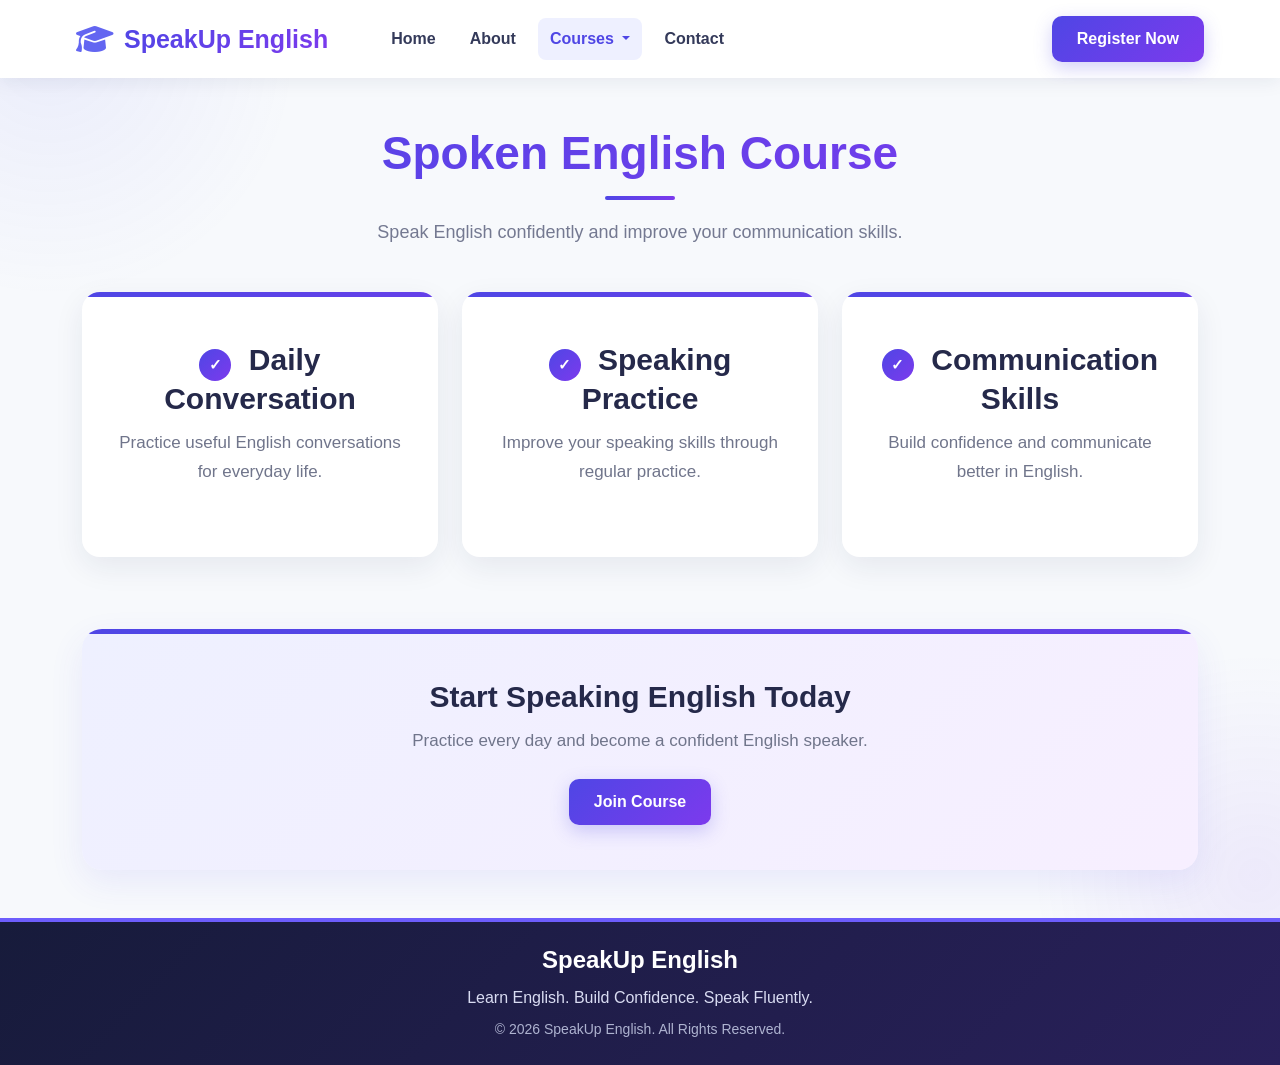
<file: spoken-english.html>
<!doctype html>
<html lang="en">

<head>

  <meta charset="utf-8">

  <meta name="viewport" content="width=device-width, initial-scale=1">

  <title>Spoken English - SpeakUp English</title>

  <!-- Bootstrap CSS -->

  <link href="https://cdn.jsdelivr.net/npm/bootstrap@5.2.3/dist/css/bootstrap.min.css" rel="stylesheet">
  <link rel="stylesheet" href="https://cdnjs.cloudflare.com/ajax/libs/font-awesome/6.7.2/css/all.min.css" />
  <link rel="stylesheet" href="spoken-english.css">
</head>


<body>


  <!-- =========================
       NAVBAR
  ========================== -->

  <nav class="navbar navbar-expand-lg bg-light">

    <div class="container-fluid">

      <!-- Website Name -->

      <a class="navbar-brand" href="index.html">
        <i class="fa-solid fa-graduation-cap"></i>
        <span>SpeakUp English</span>
      </a>


      <!-- Mobile Menu Button -->

      <button class="navbar-toggler" type="button" data-bs-toggle="collapse" data-bs-target="#navbarSupportedContent"
        aria-controls="navbarSupportedContent" aria-expanded="false" aria-label="Toggle navigation">

        <span class="navbar-toggler-icon"></span>

      </button>


      <!-- Navbar Content -->

      <div class="collapse navbar-collapse" id="navbarSupportedContent">


        <ul class="navbar-nav me-auto mb-2 mb-lg-0">


          <!-- Home -->

          <li class="nav-item">

            <a class="nav-link" href="index.html">
              Home
            </a>

          </li>


          <!-- About -->

          <li class="nav-item">

            <a class="nav-link" href="about.html">
              About
            </a>

          </li>


          <!-- Courses Dropdown -->

          <li class="nav-item dropdown">

            <a class="nav-link dropdown-toggle active" href="#" role="button" data-bs-toggle="dropdown"
              aria-expanded="false">

              Courses

            </a>


            <ul class="dropdown-menu">


              <!-- Basic English -->

              <li>

                <a class="dropdown-item" href="basic-english.html">

                  Basic English

                </a>

              </li>


              <!-- English Grammar -->

              <li>

                <a class="dropdown-item" href="grammar.html">

                  English Grammar

                </a>

              </li>


              <!-- Divider -->

              <li>

                <hr class="dropdown-divider">

              </li>


              <!-- Spoken English -->

              <li>

                <a class="dropdown-item active" aria-current="true" href="spoken-english.html">

                  Spoken English

                </a>

              </li>


            </ul>

          </li>


          <!-- Contact -->

          <li class="nav-item">

            <a class="nav-link" href="contact.html">

              Contact

            </a>

          </li>


        </ul>


       

        </form>

        <a href="registration.html" class="btn btn-primary ms-2">
          Register Now
        </a>


      </div>

    </div>

  </nav>



  <!-- =========================
       SPOKEN ENGLISH CONTENT
  ========================== -->


  <div class="container mt-5">

    <div class="text-center">

      <h1 class="display-5 fw-bold">
        Spoken English Course
      </h1>

      <p class="lead">
        Speak English confidently and improve your communication skills.
      </p>

    </div>


    <!-- Course Features -->

    <div class="row mt-5">


      <!-- Card 1 -->

      <div class="col-md-4 mb-4">

        <div class="card text-center h-100 shadow">

          <div class="card-body">

            <h4 class="card-title">
              Daily Conversation
            </h4>

            <p class="card-text">
              Practice useful English conversations for everyday life.
            </p>

          </div>

        </div>

      </div>


      <!-- Card 2 -->

      <div class="col-md-4 mb-4">

        <div class="card text-center h-100 shadow">

          <div class="card-body">

            <h4 class="card-title">
              Speaking Practice
            </h4>

            <p class="card-text">
              Improve your speaking skills through regular practice.
            </p>

          </div>

        </div>

      </div>


      <!-- Card 3 -->

      <div class="col-md-4 mb-4">

        <div class="card text-center h-100 shadow">

          <div class="card-body">

            <h4 class="card-title">
              Communication Skills
            </h4>

            <p class="card-text">
              Build confidence and communicate better in English.
            </p>

          </div>

        </div>

      </div>


    </div>

  </div>



  <!-- =========================
       PRACTICE SECTION
  ========================== -->


  <div class="container mt-5">

    <div class="card shadow">

      <div class="card-body text-center">

        <h2 class="card-title">
          Start Speaking English Today
        </h2>

        <p class="card-text">
          Practice every day and become a confident English speaker.
        </p>

        <a href="contect.html" class="btn btn-primary">

          Join Course

        </a>

      </div>

    </div>

  </div>



  <!-- =========================
       FOOTER
  ========================== -->

  <footer class="bg-dark text-white text-center py-4 mt-5">

    <h5>
      SpeakUp English
    </h5>

    <p class="mb-0">
      Learn English. Build Confidence. Speak Fluently.
    </p>

    <p class="mb-0 mt-2">
      © 2026 SpeakUp English. All Rights Reserved.
    </p>

  </footer>



  <!-- Bootstrap JS -->

  <script src="https://cdn.jsdelivr.net/npm/bootstrap@5.2.3/dist/js/bootstrap.bundle.min.js">
  </script>


</body>

</html>
</file>
<file: index.css>
/* =========================================================
SPEAKUP ENGLISH
PROFESSIONAL HOME PAGE CSS
Theme: Blue + Purple + White
Includes: Responsive Design + Subtle Animations
========================================================= */

/* =========================================================
GLOBAL
========================================================= */

* {
  margin: 0;
  padding: 0;
  box-sizing: border-box;
  }

html {
scroll-behavior: smooth;
}

body {
font-family: "Segoe UI", Arial, sans-serif;
background: #f7f9fc;
color: #20243a;
line-height: 1.6;

animation: pageFade 0.7s ease-in-out;
}

/* =========================================================
PAGE LOAD ANIMATION
========================================================= */

@keyframes pageFade {

from {
opacity: 0;
}

to {
opacity: 1;
}

}

/* =========================================================
NAVBAR
========================================================= */

.navbar {
background: rgba(255, 255, 255, 0.98) !important;

padding: 14px 5%;

box-shadow: 0 3px 18px rgba(31, 41, 75, 0.08);

position: sticky;
top: 0;
z-index: 1000;

animation: navbarDown 0.7s ease-out;
}

/* Navbar Animation */

@keyframes navbarDown {

from {
opacity: 0;
transform: translateY(-20px);
}

to {
opacity: 1;
transform: translateY(0);
}

}

/* =========================================================
LOGO
========================================================= */

.navbar-brand {
display: flex;
align-items: center;
gap: 10px;

text-decoration: none;

font-size: 25px;
font-weight: 800;

letter-spacing: 0.3px;

transition: 0.3s ease;
}

/* Graduation Icon */

.navbar-brand i {
font-size: 30px;

color: #6366f1;

transition: transform 0.3s ease,
color 0.3s ease;
}

/* Logo Text */

.navbar-brand span {
font-size: 25px;
font-weight: 800;

background: linear-gradient(
135deg,
#4f46e5,
#7c3aed
);

-webkit-background-clip: text;
-webkit-text-fill-color: transparent;
}

/* Logo Hover */

.navbar-brand:hover i {
color: #7c3aed;

transform: rotate(-8deg) scale(1.12);
}

/* =========================================================
NAVIGATION LINKS
========================================================= */

.navbar-nav {
margin-left: 30px;
}

.nav-link {
color: #343a5a !important;

font-weight: 600;

margin: 0 6px;

padding: 8px 12px !important;

border-radius: 8px;

transition: all 0.3s ease;
}

/* Hover + Active */

.nav-link:hover,
.nav-link.active {
color: #4f46e5 !important;

background: #eef0ff;

transform: translateY(-1px);
}

/* =========================================================
DROPDOWN
========================================================= */

.dropdown-menu {
border: none;

border-radius: 12px;

padding: 10px;

background: #ffffff;

box-shadow:
0 10px 30px rgba(31, 41, 75, 0.12);

animation: dropdownFade 0.25s ease;
}

/* Dropdown Animation */

@keyframes dropdownFade {

from {
opacity: 0;
transform: translateY(8px);
}

to {
opacity: 1;
transform: translateY(0);
}

}

.dropdown-item {
padding: 10px 14px;

border-radius: 8px;

font-weight: 500;

transition: 0.25s ease;
}

.dropdown-item:hover {
background: #eef0ff;

color: #4f46e5;

transform: translateX(3px);
}



/* =========================================================
PRIMARY BUTTONS
========================================================= */

.btn-primary {
background: linear-gradient(
135deg,
#4f46e5,
#7c3aed
);

border: none;

border-radius: 9px;

padding: 10px 22px;

font-weight: 600;

color: #ffffff;

box-shadow:
0 5px 15px rgba(79, 70, 229, 0.25);

transition:
transform 0.3s ease,
box-shadow 0.3s ease,
background 0.3s ease;
}

.btn-primary:hover {
background: linear-gradient(
135deg,
#4338ca,
#6d28d9
);

color: #ffffff;

transform: translateY(-3px);

box-shadow:
0 8px 20px rgba(79, 70, 229, 0.35);
}

/* =========================================================
HERO SECTION
========================================================= */

.hero-section {
min-height: 620px;

position: relative;

background:
linear-gradient(
rgba(22, 25, 65, 0.72),
rgba(49, 35, 95, 0.78)
),
url("hero.avif");

background-size: cover;

background-position: center;

background-repeat: no-repeat;

display: flex;

align-items: center;

justify-content: center;

text-align: center;

overflow: hidden;

animation: heroZoom 10s ease-in-out infinite alternate;
}

/* Slow Hero Zoom */

@keyframes heroZoom {

from {
background-size: 100%;
}

to {
background-size: 108%;
}

}

/* =========================================================
HERO OVERLAY
========================================================= */

.hero-overlay {
position: absolute;

inset: 0;

background:
radial-gradient(
circle at 20% 30%,
rgba(99, 102, 241, 0.35),
transparent 40%
),

```
radial-gradient(
  circle at 80% 70%,
  rgba(168, 85, 247, 0.30),
  transparent 40%
);
```

}

/* =========================================================
HERO CONTENT
========================================================= */

.hero-content {
position: relative;

z-index: 2;

max-width: 850px;

padding: 30px;

color: #ffffff;
}

/* Hero Heading */

.hero-content h1 {
font-size: clamp(42px, 6vw, 70px);

font-weight: 800;

line-height: 1.1;

margin-bottom: 20px;

text-shadow:
0 4px 20px rgba(0, 0, 0, 0.3);

animation: heroTitle 1s ease-out;
}

/* Hero Title Animation */

@keyframes heroTitle {

from {
opacity: 0;
transform: translateY(30px);
}

to {
opacity: 1;
transform: translateY(0);
}

}

/* Hero Paragraph */

.hero-content p {
font-size: 21px;

margin-bottom: 30px;

color: #f1f3ff;

animation: heroText 1.2s ease-out;
}

/* Hero Paragraph Animation */

@keyframes heroText {

from {
opacity: 0;
transform: translateY(20px);
}

to {
opacity: 1;
transform: translateY(0);
}

}

/* Hero Button */

.hero-content .btn {
padding: 13px 30px;

font-size: 17px;

animation: heroButton 1.4s ease-out;
}

/* Hero Button Animation */

@keyframes heroButton {

from {
opacity: 0;
transform: translateY(15px);
}

to {
opacity: 1;
transform: translateY(0);
}

}

/* =========================================================
COURSES SECTION
========================================================= */

.courses-section {
padding-top: 70px;

padding-bottom: 35px;
}

.courses-section h2 {
font-size: 38px;

font-weight: 800;

color: #25294a;

margin-bottom: 10px;

animation: headingFade 0.8s ease-out;
}

.courses-section p {
color: #727894;

font-size: 17px;

animation: headingFade 1s ease-out;
}

/* Heading Animation */

@keyframes headingFade {

from {
opacity: 0;
transform: translateY(15px);
}

to {
opacity: 1;
transform: translateY(0);
}

}

/* =========================================================
COURSE CARDS
========================================================= */

.card {
height: 100%;

border: none !important;

border-radius: 18px !important;

overflow: hidden;

background: #ffffff;

transition:
transform 0.35s ease,
box-shadow 0.35s ease;

animation: cardAppear 0.7s ease-out both;
}

/* Card Entrance Animation */

@keyframes cardAppear {

from {
opacity: 0;
transform: translateY(25px);
}

to {
opacity: 1;
transform: translateY(0);
}

}

/* Different Card Delays */

.row .col-md-4:nth-child(1) .card {
animation-delay: 0.1s;
}

.row .col-md-4:nth-child(2) .card {
animation-delay: 0.2s;
}

.row .col-md-4:nth-child(3) .card {
animation-delay: 0.3s;
}

/* Card Hover */

.card:hover {
transform: translateY(-10px);

box-shadow:
0 18px 40px rgba(43, 48, 90, 0.14) !important;
}

/* =========================================================
COURSE IMAGES
========================================================= */

.card-img-top {
height: 220px;

object-fit: cover;

transition:
transform 0.6s ease,
filter 0.4s ease;
}

.card:hover .card-img-top {
transform: scale(1.05);

filter: brightness(1.04);
}

/* =========================================================
CARD BODY
========================================================= */

.card-body {
padding: 25px;
}

.card-title {
font-size: 23px;

font-weight: 750;

color: #272b4d;

margin-bottom: 12px;
}

.card-text {
color: #737990;

min-height: 50px;

margin-bottom: 20px;
}

/* =========================================================
WHY CHOOSE US
========================================================= */

.container.text-center.mt-5 h2 {
color: #25294a;
}

.container.text-center.mt-5 p {
font-size: 16px;
}

/* Feature Columns */

.container.text-center.mt-4 .col-md-4 {
background: #ffffff;

margin-bottom: 20px;

border-radius: 15px;

padding: 30px !important;

border: 1px solid #eef0f7;

transition:
transform 0.35s ease,
box-shadow 0.35s ease,
border-color 0.35s ease;
}

/* Feature Hover */

.container.text-center.mt-4 .col-md-4:hover {
transform: translateY(-7px);

border-color: #d9d8ff;

box-shadow:
0 12px 30px rgba(79, 70, 229, 0.10);
}

/* Feature Heading */

.container.text-center.mt-4 h4 {
color: #4f46e5;

font-size: 21px;

margin-bottom: 12px;

transition: color 0.3s ease;
}

.container.text-center.mt-4 .col-md-4:hover h4 {
color: #7c3aed;
}

/* Feature Paragraph */

.container.text-center.mt-4 p {
margin-bottom: 0;
}

/* =========================================================
JOIN OUR COURSE
========================================================= */

.container.mt-5 .card {
background:
linear-gradient(
135deg,
#eef0ff,
#f7f0ff
);

border: 1px solid #e3e4ff !important;

transition:
transform 0.35s ease,
box-shadow 0.35s ease;
}

.container.mt-5 .card:hover {
transform: translateY(-5px);

box-shadow:
0 15px 35px rgba(79, 70, 229, 0.15) !important;
}

.container.mt-5 .card-body {
padding: 40px 20px;
}

.container.mt-5 h2 {
color: #25294a;

font-weight: 800;

margin-bottom: 12px;
}

.container.mt-5 .text-muted {
color: #6d7188 !important;

font-size: 17px;
}

/* =========================================================
FOOTER
========================================================= */

footer {
background:
linear-gradient(
135deg,
#171b3b,
#29205a
) !important;

border-top: 4px solid #6d5dfc;
}

footer h5 {
font-size: 24px;

font-weight: 800;

margin-bottom: 10px;

transition: letter-spacing 0.3s ease;
}

footer h5:hover {
letter-spacing: 1px;
}

footer p {
color: #d9dcf2;
}

footer p:last-child {
font-size: 14px;

color: #aeb3d0;
}

/* =========================================================
TABLET RESPONSIVE
========================================================= */

@media (max-width: 991px) {

.navbar {
padding: 12px 20px;
}

.navbar-nav {
margin-left: 0;

```
margin-top: 15px;
```

}

.navbar form {
margin-top: 10px;

```
margin-bottom: 10px;
```

}

.navbar .btn {
margin-left: 0 !important;

```
margin-top: 5px;
```

}

.hero-section {
min-height: 540px;
}

.hero-content h1 {
font-size: 45px;
}

.hero-content p {
font-size: 18px;
}

}

/* =========================================================
MOBILE RESPONSIVE
========================================================= */

@media (max-width: 767px) {

.hero-section {
min-height: 500px;

```
background-size: cover;
```

}

.hero-content {
padding: 20px;
}

.hero-content h1 {
font-size: 36px;
}

.hero-content p {
font-size: 16px;
}

.courses-section {
padding-top: 50px;
}

.courses-section h2 {
font-size: 30px;
}

.card-img-top {
height: 200px;
}

}

/* =========================================================
SMALL MOBILE
========================================================= */

@media (max-width: 576px) {

.navbar-brand i {
font-size: 25px;
}

.navbar-brand span {
font-size: 21px;
}

.hero-section {
min-height: 500px;
}

.hero-content h1 {
font-size: 32px;
}

.hero-content p {
font-size: 15px;
}

.courses-section h2 {
font-size: 28px;
}

.card-img-top {
height: 190px;
}

.card-body {
padding: 22px;
}

.card-title {
font-size: 21px;
}

.card-text {
font-size: 15px;
}

footer {
padding-left: 15px;

```
padding-right: 15px;
```

}

}

/* =========================================================
TEXT SELECTION
========================================================= */

::selection {
background: #6366f1;

color: #ffffff;
}

/* =========================================================
REDUCED MOTION
========================================================= */

@media (prefers-reduced-motion: reduce) {

*,
*::before,
*::after {
animation-duration: 0.01ms !important;

```
animation-iteration-count: 1 !important;

transition-duration: 0.01ms !important;

scroll-behavior: auto !important;
```

}

}
</file>
<file: about.css>
/* =========================================================
SPEAKUP ENGLISH - ABOUT PAGE CSS
Professional Blue + Purple Theme + Smooth Animations
========================================================= */

/* =========================
GLOBAL
========================= */

* {
  margin: 0;
  padding: 0;
  box-sizing: border-box;
  }

html {
scroll-behavior: smooth;
}

body {
font-family: "Segoe UI", Arial, sans-serif;
background: #f7f9fc;
color: #25294a;
line-height: 1.6;
}

/* =========================
NAVBAR
========================= */

.navbar {
background: rgba(255, 255, 255, 0.98) !important;
padding: 14px 5%;
box-shadow: 0 3px 18px rgba(31, 41, 75, 0.08);

position: sticky;
top: 0;
z-index: 1000;

animation: navbarSlide 0.7s ease-out;
}

/* Website Logo */

.navbar-brand {
display: flex;
align-items: center;
gap: 10px;
text-decoration: none;

transition: transform 0.3s ease;
}

.navbar-brand i {
font-size: 30px;
color: #6366f1;

transition: all 0.3s ease;
}

.navbar-brand span {
font-size: 25px;
font-weight: 800;

background: linear-gradient(
135deg,
#4f46e5,
#7c3aed
);

-webkit-background-clip: text;
-webkit-text-fill-color: transparent;
}

.navbar-brand:hover {
transform: translateY(-2px);
}

.navbar-brand:hover i {
color: #7c3aed;
transform: rotate(-5deg) scale(1.08);
}

/* Navbar Links */

.navbar-nav {
margin-left: 30px;
}

.nav-link {
color: #343a5a !important;
font-weight: 600;

margin: 0 5px;
padding: 8px 12px !important;

border-radius: 8px;

transition: all 0.3s ease;
}

.nav-link:hover {
color: #4f46e5 !important;
background: #eef0ff;
transform: translateY(-2px);
}

.nav-link.active {
color: #4f46e5 !important;
background: #eef0ff;
}

/* =========================
DROPDOWN
========================= */

.dropdown-menu {
border: none;
border-radius: 12px;

padding: 10px;

box-shadow:
0 10px 30px rgba(31, 41, 75, 0.14);

animation: dropdownAnimation 0.25s ease;
}

.dropdown-item {
padding: 10px 14px;

border-radius: 8px;

font-weight: 500;

transition: all 0.25s ease;
}

.dropdown-item:hover {
background: #eef0ff;
color: #4f46e5;

transform: translateX(4px);
}

/* =========================
SEARCH
========================= */

.navbar .form-control {
border: 1px solid #dfe3f0;
border-radius: 10px;

padding: 9px 14px;

transition: all 0.3s ease;
}


/* =========================
REGISTER BUTTON
========================= */

.btn-primary {
background: linear-gradient(
135deg,
#4f46e5,
#7c3aed
);

border: none;

border-radius: 9px;

padding: 10px 22px;

font-weight: 600;

box-shadow:
0 5px 15px rgba(79, 70, 229, 0.25);

transition: all 0.3s ease;
}

.btn-primary:hover {
background: linear-gradient(
135deg,
#4338ca,
#6d28d9
);

transform: translateY(-3px);

box-shadow:
0 8px 20px rgba(79, 70, 229, 0.35);
}

/* =========================
ABOUT PAGE HEADING
========================= */

.container.mt-5.text-center,
.container.mt-5 .text-center {
position: relative;
}

/* Main Heading */

.container.mt-5 .text-center h1 {
color: #25294a;

font-size: 45px;

font-weight: 800;

margin-bottom: 12px;

animation: fadeDown 0.8s ease-out;
}

/* Heading Underline */

.container.mt-5 .text-center h1::after {
content: "";

display: block;

width: 70px;
height: 4px;

margin: 15px auto 0;

border-radius: 10px;

background: linear-gradient(
90deg,
#4f46e5,
#7c3aed
);

animation: underlineGrow 1s ease-out;
}

.container.mt-5 .text-center p {
color: #747991 !important;

font-size: 17px;

margin-top: 15px;

animation: fadeUp 1s ease-out;
}

/* =========================
ABOUT CONTENT
========================= */

.container.mt-5 .row.align-items-center {
background: white;

border-radius: 20px;

padding: 35px;

box-shadow:
0 12px 35px rgba(31, 41, 75, 0.08);

animation: contentAppear 0.9s ease-out;

transition: all 0.35s ease;
}

.container.mt-5 .row.align-items-center:hover {
box-shadow:
0 18px 45px rgba(79, 70, 229, 0.12);

transform: translateY(-3px);
}

/* Left Content */

.container.mt-5 .row.align-items-center h2 {
font-size: 32px;

font-weight: 800;

color: #4f46e5;

margin-bottom: 18px;

animation: fadeLeft 0.9s ease-out;
}

.container.mt-5 .row.align-items-center p {
color: #686d84;

font-size: 16px;

line-height: 1.8;

animation: fadeLeft 1s ease-out;
}

/* About Image */

.container.mt-5 .row.align-items-center img {
width: 100%;

max-height: 360px;

object-fit: cover;

border-radius: 18px !important;

box-shadow:
0 10px 30px rgba(31, 41, 75, 0.15);

transition:
transform 0.5s ease,
box-shadow 0.5s ease;

animation: fadeRight 0.9s ease-out;
}

.container.mt-5 .row.align-items-center img:hover {
transform: scale(1.03);

box-shadow:
0 15px 40px rgba(79, 70, 229, 0.18);
}

/* =========================
WHY LEARN WITH US
========================= */

.container.text-center.mt-5 h2 {
color: #25294a;

font-size: 36px;

font-weight: 800;

animation: fadeUp 0.8s ease-out;
}

.container.text-center.mt-5 > p {
color: #747991 !important;

font-size: 17px;

animation: fadeUp 1s ease-out;
}

/* =========================
FEATURE CARDS
========================= */

.container.mt-4 .card {
border: none !important;

border-radius: 18px !important;

background: white;

overflow: hidden;

transition:
transform 0.35s ease,
box-shadow 0.35s ease;

animation: cardAppear 0.8s ease-out;
}

.container.mt-4 .card:hover {
transform: translateY(-10px);

box-shadow:
0 18px 40px rgba(79, 70, 229, 0.13) !important;
}

/* Card Body */

.container.mt-4 .card-body {
padding: 30px;

text-align: center;
}

/* Card Titles */

.container.mt-4 .card-title {
color: #4f46e5;

font-size: 21px;

font-weight: 750;

margin-bottom: 14px;

transition: color 0.3s ease;
}

.container.mt-4 .card:hover .card-title {
color: #7c3aed;
}

.container.mt-4 .card-text {
color: #737990;

line-height: 1.7;

margin-bottom: 0;
}

/* Card Top Decoration */

.container.mt-4 .card::before {
content: "";

display: block;

height: 4px;

background: linear-gradient(
90deg,
#4f46e5,
#7c3aed
);

transform: scaleX(0.7);

transform-origin: center;

transition: transform 0.35s ease;
}

.container.mt-4 .card:hover::before {
transform: scaleX(1);
}

/* =========================
FOOTER
========================= */

footer {
background:
linear-gradient(
135deg,
#171b3b,
#29205a
) !important;

border-top: 4px solid #6d5dfc;

animation: footerAppear 1s ease-out;
}

footer h5 {
font-size: 24px;

font-weight: 800;

margin-bottom: 10px;
}

footer p {
color: #d9dcf2;
}

footer p:last-child {
font-size: 14px;

color: #aeb3d0;
}

/* =========================
ANIMATIONS
========================= */

/* Navbar */

@keyframes navbarSlide {

from {
opacity: 0;
transform: translateY(-25px);
}

to {
opacity: 1;
transform: translateY(0);
}

}

/* Heading */

@keyframes fadeDown {

from {
opacity: 0;
transform: translateY(-25px);
}

to {
opacity: 1;
transform: translateY(0);
}

}

/* Paragraph */

@keyframes fadeUp {

from {
opacity: 0;
transform: translateY(20px);
}

to {
opacity: 1;
transform: translateY(0);
}

}

/* Left Content */

@keyframes fadeLeft {

from {
opacity: 0;
transform: translateX(-35px);
}

to {
opacity: 1;
transform: translateX(0);
}

}

/* Right Content */

@keyframes fadeRight {

from {
opacity: 0;
transform: translateX(35px);
}

to {
opacity: 1;
transform: translateX(0);
}

}

/* Content Card */

@keyframes contentAppear {

from {
opacity: 0;
transform: translateY(30px);
}

to {
opacity: 1;
transform: translateY(0);
}

}

/* Feature Cards */

@keyframes cardAppear {

from {
opacity: 0;
transform: translateY(25px);
}

to {
opacity: 1;
transform: translateY(0);
}

}

/* Dropdown */

@keyframes dropdownAnimation {

from {
opacity: 0;
transform: translateY(-8px);
}

to {
opacity: 1;
transform: translateY(0);
}

}

/* Underline */

@keyframes underlineGrow {

from {
width: 0;
opacity: 0;
}

to {
width: 70px;
opacity: 1;
}

}

/* Footer */

@keyframes footerAppear {

from {
opacity: 0;
}

to {
opacity: 1;
}

}

/* =========================
MOBILE RESPONSIVE
========================= */

@media (max-width: 991px) {

.navbar {
padding: 12px 20px;
}

.navbar-nav {
margin-left: 0;
margin-top: 15px;
}

.navbar form {
margin-top: 10px;
margin-bottom: 10px;
}

.navbar .btn-primary {
margin-left: 0 !important;
}

.container.mt-5 .row.align-items-center {
padding: 25px;
}

}

/* =========================
SMALL MOBILE
========================= */

@media (max-width: 576px) {

.navbar-brand i {
font-size: 25px;
}

.navbar-brand span {
font-size: 21px;
}

.container.mt-5 .text-center h1 {
font-size: 32px;
}

.container.mt-5 .row.align-items-center {
padding: 20px;
}

.container.mt-5 .row.align-items-center h2 {
font-size: 27px;
margin-top: 10px;
}

.container.mt-5 .row.align-items-center img {
margin-top: 20px;
max-height: 280px;
}

.container.text-center.mt-5 h2 {
font-size: 29px;
}

.container.mt-4 .card-body {
padding: 25px 20px;
}

}

/* =========================
SELECTION
========================= */

::selection {
background: #6366f1;
color: white;
}

/* =========================
REDUCE MOTION
========================= */

@media (prefers-reduced-motion: reduce) {

*,
*::before,
*::after {
animation-duration: 0.01ms !important;
animation-iteration-count: 1 !important;
transition-duration: 0.01ms !important;
scroll-behavior: auto !important;
}

}
</file>
<file: basic-english.css>
/* =========================================================
SPEAKUP ENGLISH - BASIC ENGLISH COURSE
Professional Blue + Purple Theme + Smooth Animations
========================================================= */

/* =========================
GLOBAL
========================= */

* {
  margin: 0;
  padding: 0;
  box-sizing: border-box;
  }

html {
scroll-behavior: smooth;
}

body {
font-family: "Segoe UI", Arial, sans-serif;
background: #f7f9fc;
color: #25294a;
line-height: 1.6;
}

/* =========================
NAVBAR
========================= */

.navbar {
background: rgba(255, 255, 255, 0.98) !important;
padding: 14px 5%;

box-shadow: 0 3px 18px rgba(31, 41, 75, 0.08);

position: sticky;
top: 0;
z-index: 1000;

animation: navbarSlide 0.7s ease-out;
}

/* Website Logo */

.navbar-brand {
display: flex;
align-items: center;
gap: 10px;

text-decoration: none;

transition: transform 0.3s ease;
}

.navbar-brand i {
font-size: 30px;
color: #6366f1;

transition: all 0.3s ease;
}

.navbar-brand span {
font-size: 25px;
font-weight: 800;

background: linear-gradient(
135deg,
#4f46e5,
#7c3aed
);

-webkit-background-clip: text;
-webkit-text-fill-color: transparent;
}

.navbar-brand:hover {
transform: translateY(-2px);
}

.navbar-brand:hover i {
color: #7c3aed;
transform: rotate(-5deg) scale(1.08);
}

/* =========================
NAVBAR LINKS
========================= */

.navbar-nav {
margin-left: 30px;
}

.nav-link {
color: #343a5a !important;

font-weight: 600;

margin: 0 5px;

padding: 8px 12px !important;

border-radius: 8px;

transition: all 0.3s ease;
}

.nav-link:hover {
color: #4f46e5 !important;
background: #eef0ff;

transform: translateY(-2px);
}

.nav-link.active {
color: #4f46e5 !important;
background: #eef0ff;
}

/* =========================
DROPDOWN
========================= */

.dropdown-menu {
border: none;
border-radius: 12px;

padding: 10px;

box-shadow:
0 10px 30px rgba(31, 41, 75, 0.14);

animation: dropdownAnimation 0.25s ease;
}

.dropdown-item {
padding: 10px 14px;

border-radius: 8px;

font-weight: 500;

transition: all 0.25s ease;
}

.dropdown-item:hover {
background: #eef0ff;
color: #4f46e5;

transform: translateX(4px);
}

.dropdown-item.active {
background: #4f46e5;
color: white;
}



/* =========================
PRIMARY BUTTON
========================= */

.btn-primary {
background: linear-gradient(
135deg,
#4f46e5,
#7c3aed
);

border: none;

border-radius: 10px;

padding: 11px 25px;

font-weight: 600;

box-shadow:
0 6px 18px rgba(79, 70, 229, 0.25);

transition: all 0.3s ease;
}

.btn-primary:hover {
background: linear-gradient(
135deg,
#4338ca,
#6d28d9
);

transform: translateY(-3px);

box-shadow:
0 9px 22px rgba(79, 70, 229, 0.35);
}

/* =========================
COURSE INTRO SECTION
========================= */

.container.mt-5:first-of-type {
padding-top: 30px;
padding-bottom: 25px;

animation: sectionAppear 0.8s ease-out;
}

/* Main Heading */

.container.mt-5:first-of-type h1 {
color: #25294a;

font-size: 48px;

font-weight: 800;

line-height: 1.2;

margin-bottom: 20px;

background: linear-gradient(
135deg,
#4f46e5,
#7c3aed
);

-webkit-background-clip: text;
-webkit-text-fill-color: transparent;

animation: headingAppear 0.8s ease-out;
}

/* Course Description */

.container.mt-5:first-of-type .lead {
color: #6d7188;

font-size: 18px;

line-height: 1.8;

max-width: 570px;

margin-bottom: 25px;

animation: fadeLeft 0.9s ease-out;
}

/* =========================
WHAT YOU WILL LEARN CARD
========================= */

.container.mt-5:first-of-type .card {
border: none;

border-radius: 18px;

background: white;

overflow: hidden;

box-shadow:
0 12px 35px rgba(31, 41, 75, 0.10) !important;

transition: all 0.35s ease;

animation: fadeRight 0.9s ease-out;
}

.container.mt-5:first-of-type .card:hover {
transform: translateY(-7px);

box-shadow:
0 18px 40px rgba(79, 70, 229, 0.15) !important;
}

/* Card Top Line */

.container.mt-5:first-of-type .card::before {
content: "";

display: block;

height: 5px;

background: linear-gradient(
90deg,
#4f46e5,
#7c3aed
);

transform: scaleX(0.7);

transition: transform 0.4s ease;
}

.container.mt-5:first-of-type .card:hover::before {
transform: scaleX(1);
}

/* Card Body */

.container.mt-5:first-of-type .card-body {
padding: 30px;
}

/* Card Heading */

.container.mt-5:first-of-type .card-title {
color: #4f46e5;

font-size: 24px;

font-weight: 800;

margin-bottom: 20px;
}

/* =========================
LIST GROUP
========================= */

.list-group {
border-radius: 12px;

overflow: hidden;
}

.list-group-item {
border: none;

border-bottom: 1px solid #eef0f6;

padding: 15px 16px;

color: #555b73;

font-weight: 500;

background: #fafbff;

transition: all 0.25s ease;
}

.list-group-item:last-child {
border-bottom: none;
}

.list-group-item:hover {
background: #eef0ff;

color: #4f46e5;

padding-left: 22px;
}

/* Check Icon */

.list-group-item::before {
content: "✓";

color: #6366f1;

font-weight: 800;

margin-right: 10px;

transition: all 0.25s ease;
}

.list-group-item:hover::before {
color: #7c3aed;

transform: scale(1.15);
}

/* =========================
COURSE DETAILS
========================= */

.container.mt-5:nth-of-type(2) {
padding-top: 20px;

animation: fadeUp 0.9s ease-out;
}

/* Heading */

.container.mt-5:nth-of-type(2) h2 {
color: #25294a;

font-size: 36px;

font-weight: 800;

margin-bottom: 10px;
}

.container.mt-5:nth-of-type(2) > p {
color: #747991 !important;

font-size: 16px;
}

/* =========================
DETAIL CARDS
========================= */

.container.mt-5:nth-of-type(2) .card {
border: none;

border-radius: 16px;

background: white;

overflow: hidden;

transition: all 0.35s ease;

animation: cardAppear 0.8s ease-out;
}

.container.mt-5:nth-of-type(2) .card:hover {
transform: translateY(-8px);

box-shadow:
0 16px 35px rgba(79, 70, 229, 0.13) !important;
}

/* Card Top Border */

.container.mt-5:nth-of-type(2) .card::before {
content: "";

display: block;

height: 4px;

background: linear-gradient(
90deg,
#4f46e5,
#7c3aed
);

transform: scaleX(0.7);

transition: transform 0.35s ease;
}

.container.mt-5:nth-of-type(2) .card:hover::before {
transform: scaleX(1);
}

/* Details Card Body */

.container.mt-5:nth-of-type(2) .card-body {
padding: 30px 20px;
}

/* Detail Titles */

.container.mt-5:nth-of-type(2) .card-title {
color: #4f46e5;

font-weight: 750;

font-size: 20px;

margin-bottom: 12px;

transition: color 0.3s ease;
}

.container.mt-5:nth-of-type(2) .card:hover .card-title {
color: #7c3aed;
}

/* Detail Text */

.container.mt-5:nth-of-type(2) .card-text {
color: #555b73;

font-size: 18px;

font-weight: 600;

margin-bottom: 0;
}

/* =========================
ENROLLMENT SECTION
========================= */

.container.text-center.mt-5.mb-5 .card {
border: none;

border-radius: 20px;

background:
linear-gradient(
135deg,
#eef0ff,
#f7efff
);

box-shadow:
0 12px 35px rgba(79, 70, 229, 0.08) !important;

transition: all 0.4s ease;

animation: fadeUp 1s ease-out;
}

.container.text-center.mt-5.mb-5 .card:hover {
transform: translateY(-5px);

box-shadow:
0 18px 40px rgba(79, 70, 229, 0.14) !important;
}

.container.text-center.mt-5.mb-5 .card-body {
padding: 45px 25px;
}

/* Enrollment Heading */

.container.text-center.mt-5.mb-5 h2 {
color: #25294a;

font-size: 32px;

font-weight: 800;

margin-bottom: 12px;
}

/* Enrollment Text */

.container.text-center.mt-5.mb-5 .card-text {
color: #6d7188;

font-size: 17px;

margin-bottom: 25px;
}

/* =========================
FOOTER
========================= */

footer {
background:
linear-gradient(
135deg,
#171b3b,
#29205a
) !important;

border-top: 4px solid #6d5dfc;

animation: footerAppear 1s ease-out;
}

footer h5 {
font-size: 24px;

font-weight: 800;

margin-bottom: 10px;
}

footer p {
color: #d9dcf2;
}

footer p:last-child {
font-size: 14px;

color: #aeb3d0;
}

/* =========================
ANIMATIONS
========================= */

/* Navbar Animation */

@keyframes navbarSlide {

from {
opacity: 0;
transform: translateY(-25px);
}

to {
opacity: 1;
transform: translateY(0);
}

}

/* Main Heading */

@keyframes headingAppear {

from {
opacity: 0;
transform: translateY(-25px);
}

to {
opacity: 1;
transform: translateY(0);
}

}

/* Left Animation */

@keyframes fadeLeft {

from {
opacity: 0;
transform: translateX(-35px);
}

to {
opacity: 1;
transform: translateX(0);
}

}

/* Right Animation */

@keyframes fadeRight {

from {
opacity: 0;
transform: translateX(35px);
}

to {
opacity: 1;
transform: translateX(0);
}

}

/* Fade Up */

@keyframes fadeUp {

from {
opacity: 0;
transform: translateY(25px);
}

to {
opacity: 1;
transform: translateY(0);
}

}

/* Section */

@keyframes sectionAppear {

from {
opacity: 0;
transform: translateY(20px);
}

to {
opacity: 1;
transform: translateY(0);
}

}

/* Cards */

@keyframes cardAppear {

from {
opacity: 0;
transform: translateY(25px);
}

to {
opacity: 1;
transform: translateY(0);
}

}

/* Dropdown */

@keyframes dropdownAnimation {

from {
opacity: 0;
transform: translateY(-8px);
}

to {
opacity: 1;
transform: translateY(0);
}

}

/* Footer */

@keyframes footerAppear {

from {
opacity: 0;
}

to {
opacity: 1;
}

}

/* =========================
RESPONSIVE - TABLET
========================= */

@media (max-width: 991px) {

.navbar {
padding: 12px 20px;
}

.navbar-nav {
margin-left: 0;

```
margin-top: 15px;
```

}

.navbar form {
margin-top: 10px;

```
margin-bottom: 10px;
```

}

.navbar .btn-primary {
margin-left: 0 !important;
}

.container.mt-5:first-of-type h1 {
font-size: 40px;
}

}

/* =========================
RESPONSIVE - MOBILE
========================= */

@media (max-width: 767px) {

.container.mt-5:first-of-type {
text-align: center;
}

.container.mt-5:first-of-type .lead {
margin-left: auto;

```
margin-right: auto;
```

}

.container.mt-5:first-of-type .btn {
margin-bottom: 25px;
}

.container.mt-5:first-of-type .card {
text-align: left;
}

}

/* =========================
SMALL MOBILE
========================= */

@media (max-width: 576px) {

.navbar-brand i {
font-size: 25px;
}

.navbar-brand span {
font-size: 21px;
}

.container.mt-5:first-of-type h1 {
font-size: 34px;
}

.container.mt-5:first-of-type .lead {
font-size: 16px;
}

.container.mt-5:first-of-type .card-body {
padding: 22px;
}

.container.mt-5:nth-of-type(2) h2 {
font-size: 30px;
}

.container.text-center.mt-5.mb-5 h2 {
font-size: 27px;
}

.container.text-center.mt-5.mb-5 .card-body {
padding: 35px 20px;
}

}

/* =========================
TEXT SELECTION
========================= */

::selection {
background: #6366f1;
color: white;
}

/* =========================
REDUCE MOTION
========================= */

@media (prefers-reduced-motion: reduce) {

*,
*::before,
*::after {
animation-duration: 0.01ms !important;

```
animation-iteration-count: 1 !important;

transition-duration: 0.01ms !important;

scroll-behavior: auto !important;
```

}

}
</file>
<file: contect.css>
/* =========================================================
   SPEAKUP ENGLISH - CONTACT PAGE
   Professional Blue + Purple Theme + Soft Animations
========================================================= */


/* =========================
   GLOBAL
========================= */

* {
  margin: 0;
  padding: 0;
  box-sizing: border-box;
}

html {
  scroll-behavior: smooth;
}

body {
  font-family: "Segoe UI", Arial, sans-serif;
  background: #f7f9fc;
  color: #25294a;
  line-height: 1.6;
  overflow-x: hidden;
}


/* =========================
   PAGE LOAD ANIMATION
========================= */

@keyframes pageFade {
  from {
    opacity: 0;
  }

  to {
    opacity: 1;
  }
}

body {
  animation: pageFade 0.7s ease-in-out;
}


/* =========================
   NAVBAR
========================= */

.navbar {
  background: rgba(255, 255, 255, 0.98) !important;
  padding: 14px 5%;

  box-shadow: 0 3px 18px rgba(31, 41, 75, 0.08);

  position: sticky;
  top: 0;
  z-index: 1000;

  animation: navbarDown 0.8s ease;
}

@keyframes navbarDown {
  from {
    opacity: 0;
    transform: translateY(-25px);
  }

  to {
    opacity: 1;
    transform: translateY(0);
  }
}


/* =========================
   LOGO
========================= */

.navbar-brand {
  display: flex;
  align-items: center;
  gap: 10px;

  text-decoration: none;

  animation: logoFade 1s ease;
}

@keyframes logoFade {
  from {
    opacity: 0;
    transform: translateX(-20px);
  }

  to {
    opacity: 1;
    transform: translateX(0);
  }
}

.navbar-brand i {
  font-size: 30px;
  color: #6366f1;

  transition: 0.3s ease;
}

.navbar-brand span {
  font-size: 25px;
  font-weight: 800;

  background: linear-gradient(
    135deg,
    #4f46e5,
    #7c3aed
  );

  -webkit-background-clip: text;
  -webkit-text-fill-color: transparent;
}

.navbar-brand:hover i {
  color: #7c3aed;
  transform: scale(1.08) rotate(-5deg);
}


/* =========================
   NAVIGATION LINKS
========================= */

.navbar-nav {
  margin-left: 30px;
}

.nav-link {
  color: #343a5a !important;

  font-weight: 600;

  margin: 0 5px;

  padding: 8px 12px !important;

  border-radius: 8px;

  transition: all 0.3s ease;
}

.nav-link:hover {
  color: #4f46e5 !important;

  background: #eef0ff;

  transform: translateY(-2px);
}

.nav-link.active {
  color: #4f46e5 !important;

  background: #eef0ff;
}


/* =========================
   DROPDOWN
========================= */

.dropdown-menu {
  border: none;

  border-radius: 12px;

  padding: 10px;

  box-shadow:
    0 10px 30px rgba(31, 41, 75, 0.14);

  animation: dropdownAnimation 0.25s ease;
}

@keyframes dropdownAnimation {
  from {
    opacity: 0;
    transform: translateY(8px);
  }

  to {
    opacity: 1;
    transform: translateY(0);
  }
}

.dropdown-item {
  padding: 10px 14px;

  border-radius: 8px;

  font-weight: 500;

  transition: 0.25s ease;
}

.dropdown-item:hover {
  background: #eef0ff;

  color: #4f46e5;

  padding-left: 18px;
}



/* =========================
   PRIMARY BUTTON
========================= */

.btn-primary {
  background: linear-gradient(
    135deg,
    #4f46e5,
    #7c3aed
  );

  border: none;

  border-radius: 10px;

  padding: 11px 25px;

  font-weight: 600;

  box-shadow:
    0 6px 18px rgba(79, 70, 229, 0.25);

  transition: all 0.3s ease;
}

.btn-primary:hover {
  background: linear-gradient(
    135deg,
    #4338ca,
    #6d28d9
  );

  transform: translateY(-3px);

  box-shadow:
    0 9px 22px rgba(79, 70, 229, 0.35);
}

.btn-primary:active {
  transform: translateY(0);
}


/* =========================
   CONTACT HEADING
========================= */

#contact {
  padding-top: 25px;

  padding-bottom: 10px;

  animation: contactHeading 0.9s ease;
}

@keyframes contactHeading {
  from {
    opacity: 0;
    transform: translateY(25px);
  }

  to {
    opacity: 1;
    transform: translateY(0);
  }
}

#contact h2 {
  color: #25294a;

  font-size: 42px;

  font-weight: 800;

  margin-bottom: 10px;
}


/* =========================
   GRADIENT UNDERLINE
========================= */

#contact h2::after {
  content: "";

  display: block;

  width: 65px;

  height: 4px;

  margin: 15px auto 0;

  border-radius: 10px;

  background: linear-gradient(
    90deg,
    #4f46e5,
    #7c3aed
  );

  animation: underlineGrow 0.8s ease;
}

@keyframes underlineGrow {
  from {
    width: 0;
    opacity: 0;
  }

  to {
    width: 65px;
    opacity: 1;
  }
}


#contact p {
  color: #747991 !important;

  font-size: 17px;

  margin-top: 15px;
}


/* =========================
   CONTACT FORM CONTAINER
========================= */

#contact + .container {
  max-width: 850px;

  background: white;

  padding: 40px;

  border-radius: 20px;

  box-shadow:
    0 12px 35px rgba(31, 41, 75, 0.09);

  border: 1px solid #eef0f7;

  animation: formAppear 1s ease;
}

@keyframes formAppear {
  from {
    opacity: 0;
    transform: translateY(35px);
  }

  to {
    opacity: 1;
    transform: translateY(0);
  }
}


/* =========================
   FORM ROW ANIMATION
========================= */

#contact + .container .mb-3 {
  animation: fieldAppear 0.7s ease both;
}

#contact + .container .mb-3:nth-child(1) {
  animation-delay: 0.15s;
}

#contact + .container .mb-3:nth-child(2) {
  animation-delay: 0.25s;
}

#contact + .container .mb-3:nth-child(3) {
  animation-delay: 0.35s;
}

#contact + .container .mb-3:nth-child(4) {
  animation-delay: 0.45s;
}

@keyframes fieldAppear {
  from {
    opacity: 0;
    transform: translateX(-15px);
  }

  to {
    opacity: 1;
    transform: translateX(0);
  }
}


/* =========================
   FORM LABELS
========================= */

.form-label {
  color: #303550;

  font-weight: 650;

  margin-bottom: 8px;
}


/* =========================
   INPUTS
========================= */

.form-control,
.form-select {
  border: 1px solid #dfe3f0;

  border-radius: 10px;

  padding: 12px 15px;

  color: #343850;

  background: #fbfcff;

  transition: all 0.3s ease;
}


/* =========================
   INPUT FOCUS
========================= */

.form-control:focus,
.form-select:focus {
  border-color: #6366f1;

  background: white;

  box-shadow:
    0 0 0 0.2rem rgba(99, 102, 241, 0.13);

  transform: translateY(-2px);
}


/* =========================
   PLACEHOLDER
========================= */

.form-control::placeholder {
  color: #a0a5b8;

  transition: 0.3s ease;
}

.form-control:focus::placeholder {
  opacity: 0.5;
}


/* =========================
   TEXTAREA
========================= */

textarea.form-control {
  min-height: 130px;

  resize: vertical;
}


/* =========================
   SEND MESSAGE BUTTON
========================= */

#contact + .container .btn-primary {
  min-width: 160px;

  padding: 12px 25px;

  margin-top: 5px;

  animation: buttonAppear 0.8s ease 0.6s both;
}

@keyframes buttonAppear {
  from {
    opacity: 0;
    transform: translateY(15px);
  }

  to {
    opacity: 1;
    transform: translateY(0);
  }
}


/* =========================
   FOOTER
========================= */

footer {
  background:
    linear-gradient(
      135deg,
      #171b3b,
      #29205a
    ) !important;

  border-top: 4px solid #6d5dfc;

  animation: footerAppear 1s ease;
}

@keyframes footerAppear {
  from {
    opacity: 0;
  }

  to {
    opacity: 1;
  }
}

footer h5 {
  font-size: 24px;

  font-weight: 800;

  margin-bottom: 10px;
}

footer p {
  color: #d9dcf2;
}

footer p:last-child {
  font-size: 14px;

  color: #aeb3d0;
}


/* =========================
   TABLET
========================= */

@media (max-width: 991px) {

  .navbar {
    padding: 12px 20px;
  }

  .navbar-nav {
    margin-left: 0;

    margin-top: 15px;
  }

  .navbar form {
    margin-top: 10px;

    margin-bottom: 10px;
  }

  .navbar .btn-primary {
    margin-left: 0 !important;
  }

  #contact + .container {
    max-width: 90%;
  }

}


/* =========================
   MOBILE
========================= */

@media (max-width: 576px) {

  .navbar-brand i {
    font-size: 25px;
  }

  .navbar-brand span {
    font-size: 21px;
  }

  #contact {
    padding-top: 15px;
  }

  #contact h2 {
    font-size: 32px;
  }

  #contact p {
    font-size: 16px;
  }

  #contact + .container {
    max-width: 92%;

    padding: 25px 20px;

    border-radius: 16px;
  }

  .form-control,
  .form-select {
    padding: 11px 13px;
  }

  #contact + .container .btn-primary {
    width: 100%;
  }

}


/* =========================
   TEXT SELECTION
========================= */

::selection {
  background: #6366f1;

  color: white;
}


/* =========================
   REDUCE MOTION
   Accessibility
========================= */

@media (prefers-reduced-motion: reduce) {

  *,
  *::before,
  *::after {
    animation-duration: 0.01ms !important;

    animation-iteration-count: 1 !important;

    transition-duration: 0.01ms !important;

    scroll-behavior: auto !important;
  }

}
</file>
<file: grammar.css>
/* =========================================================
   SPEAKUP ENGLISH - CONTACT PAGE
   Professional Blue + Purple Theme
   ========================================================= */


/* =========================
   GLOBAL
========================= */

* {
    margin: 0;
    padding: 0;
    box-sizing: border-box;
}

html {
    scroll-behavior: smooth;
}

body {
    font-family: "Segoe UI", Arial, sans-serif;
    background: #f7f9fc;
    color: #25294a;
    line-height: 1.6;
    animation: pageFade 0.8s ease;
}


/* =========================
   PAGE FADE
========================= */

@keyframes pageFade {
    from {
        opacity: 0;
    }

    to {
        opacity: 1;
    }
}


/* =========================
   NAVBAR
========================= */

.navbar {
    background: rgba(255, 255, 255, 0.98) !important;
    padding: 14px 5%;
    box-shadow: 0 3px 18px rgba(31, 41, 75, 0.08);
    position: sticky;
    top: 0;
    z-index: 1000;
    animation: navbarSlide 0.7s ease;
}

@keyframes navbarSlide {
    from {
        opacity: 0;
        transform: translateY(-20px);
    }

    to {
        opacity: 1;
        transform: translateY(0);
    }
}


/* =========================
   LOGO
========================= */

.navbar-brand {
    display: flex;
    align-items: center;
    gap: 10px;
    text-decoration: none;
}

.navbar-brand i {
    font-size: 30px;
    color: #6366f1;
    transition: all 0.3s ease;
}

.navbar-brand span {
    font-size: 25px;
    font-weight: 800;

    background: linear-gradient(
        135deg,
        #4f46e5,
        #7c3aed
    );

    -webkit-background-clip: text;
    -webkit-text-fill-color: transparent;
}

.navbar-brand:hover i {
    color: #7c3aed;
    transform: rotate(-5deg) scale(1.08);
}


/* =========================
   NAVIGATION
========================= */

.navbar-nav {
    margin-left: 30px;
}

.nav-link {
    color: #343a5a !important;
    font-weight: 600;
    margin: 0 5px;
    padding: 8px 12px !important;
    border-radius: 8px;
    transition: all 0.3s ease;
}

.nav-link:hover {
    color: #4f46e5 !important;
    background: #eef0ff;
    transform: translateY(-2px);
}

.nav-link.active {
    color: #4f46e5 !important;
    background: #eef0ff;
}


/* =========================
   DROPDOWN
========================= */

.dropdown-menu {
    border: none;
    border-radius: 12px;
    padding: 10px;

    box-shadow:
        0 10px 30px rgba(31, 41, 75, 0.14);

    animation: dropdownShow 0.25s ease;
}

@keyframes dropdownShow {
    from {
        opacity: 0;
        transform: translateY(-8px);
    }

    to {
        opacity: 1;
        transform: translateY(0);
    }
}

.dropdown-item {
    padding: 10px 14px;
    border-radius: 8px;
    font-weight: 500;
    transition: all 0.25s ease;
}

.dropdown-item:hover {
    background: #eef0ff;
    color: #4f46e5;
    transform: translateX(4px);
}




/* =========================
   PRIMARY BUTTON
========================= */

.btn-primary {
    background: linear-gradient(
        135deg,
        #4f46e5,
        #7c3aed
    );

    border: none;
    border-radius: 10px;
    padding: 11px 25px;
    font-weight: 600;

    box-shadow:
        0 6px 18px rgba(79, 70, 229, 0.25);

    transition: all 0.3s ease;
}

.btn-primary:hover {
    background: linear-gradient(
        135deg,
        #4338ca,
        #6d28d9
    );

    transform: translateY(-3px);

    box-shadow:
        0 9px 22px rgba(79, 70, 229, 0.35);
}

.btn-primary:active {
    transform: translateY(0);
}


/* =========================
   CONTACT HEADER
========================= */

#contact {
    padding-top: 20px;
    animation: headingFade 0.9s ease;
}

#contact h2 {
    font-size: 46px;
    font-weight: 800;
    margin-bottom: 15px;

    background: linear-gradient(
        135deg,
        #4f46e5,
        #7c3aed
    );

    -webkit-background-clip: text;
    -webkit-text-fill-color: transparent;

    position: relative;
}


/* Underline */

#contact h2::after {
    content: "";

    display: block;

    width: 70px;
    height: 4px;

    margin: 15px auto 0;

    border-radius: 10px;

    background: linear-gradient(
        90deg,
        #4f46e5,
        #7c3aed
    );

    animation: underlineGrow 1s ease;
}

@keyframes underlineGrow {
    from {
        width: 0;
    }

    to {
        width: 70px;
    }
}


#contact p {
    color: #747991 !important;
    font-size: 18px;
    margin-top: 18px;
    animation: descriptionFade 1.1s ease;
}

@keyframes headingFade {
    from {
        opacity: 0;
        transform: translateY(20px);
    }

    to {
        opacity: 1;
        transform: translateY(0);
    }
}

@keyframes descriptionFade {
    from {
        opacity: 0;
    }

    to {
        opacity: 1;
    }
}


/* =========================
   CONTACT FORM
========================= */

#contactForm {
    max-width: 850px;
    margin: 0 auto;

    background: white;

    padding: 40px;

    border-radius: 20px;

    box-shadow:
        0 12px 35px rgba(31, 41, 75, 0.10);

    animation: formAppear 0.9s ease;

    position: relative;
}


/* Top Gradient Line */

#contactForm::before {
    content: "";

    position: absolute;

    top: 0;
    left: 0;

    width: 100%;
    height: 5px;

    border-radius: 20px 20px 0 0;

    background: linear-gradient(
        90deg,
        #4f46e5,
        #7c3aed
    );
}

@keyframes formAppear {
    from {
        opacity: 0;
        transform: translateY(25px);
    }

    to {
        opacity: 1;
        transform: translateY(0);
    }
}


/* =========================
   FORM LABELS
========================= */

#contactForm .form-label {
    color: #343a5a;
    font-weight: 700;
    margin-bottom: 8px;
}


/* =========================
   INPUTS
========================= */

#contactForm .form-control,
#contactForm .form-select {
    border: 1px solid #dfe3f0;

    border-radius: 10px;

    padding: 12px 15px;

    color: #343a5a;

    background: #fbfcff;

    transition: all 0.3s ease;
}


/* Input Focus */

#contactForm .form-control:focus,
#contactForm .form-select:focus {

    border-color: #6366f1;

    background: white;

    box-shadow:
        0 0 0 0.2rem rgba(99, 102, 241, 0.13);

    transform: translateY(-2px);
}


/* Placeholder */

#contactForm .form-control::placeholder {
    color: #9da3b8;
}


/* Textarea */

#contactForm textarea {
    resize: vertical;
    min-height: 130px;
}


/* =========================
   FORM GROUP HOVER
========================= */

#contactForm .mb-3 {
    animation: fieldAppear 0.6s ease both;
}

#contactForm .mb-3:nth-child(1) {
    animation-delay: 0.15s;
}

#contactForm .mb-3:nth-child(2) {
    animation-delay: 0.25s;
}

#contactForm .mb-3:nth-child(3) {
    animation-delay: 0.35s;
}

#contactForm .mb-3:nth-child(4) {
    animation-delay: 0.45s;
}

@keyframes fieldAppear {
    from {
        opacity: 0;
        transform: translateX(-15px);
    }

    to {
        opacity: 1;
        transform: translateX(0);
    }
}


/* =========================
   SEND BUTTON
========================= */

#sendMessageBtn {
    margin-top: 10px;

    min-width: 160px;

    position: relative;
}

#sendMessageBtn:hover {
    transform: translateY(-3px);
}

#sendMessageBtn:disabled {
    opacity: 0.75;
    cursor: not-allowed;
    transform: none;
}


/* =========================
   SUCCESS MESSAGE
========================= */

.success-message {
    margin-top: 20px;

    padding: 13px 18px;

    border-radius: 10px;

    background: #ecfdf5;

    color: #047857;

    border: 1px solid #a7f3d0;

    font-weight: 600;

    text-align: center;

    animation: successShow 0.4s ease;
}

@keyframes successShow {
    from {
        opacity: 0;
        transform: translateY(-8px);
    }

    to {
        opacity: 1;
        transform: translateY(0);
    }
}


/* =========================
   ERROR MESSAGE
========================= */

.error-message {
    margin-top: 20px;

    padding: 13px 18px;

    border-radius: 10px;

    background: #fef2f2;

    color: #b91c1c;

    border: 1px solid #fecaca;

    font-weight: 600;

    text-align: center;

    animation: successShow 0.4s ease;
}


/* =========================
   FOOTER
========================= */

footer {
    background:
        linear-gradient(
            135deg,
            #171b3b,
            #29205a
        ) !important;

    border-top: 4px solid #6d5dfc;

    margin-top: 50px;
}

footer h5 {
    font-size: 24px;
    font-weight: 800;
    margin-bottom: 10px;
    transition: 0.3s ease;
}

footer h5:hover {
    color: #a78bfa;
}

footer p {
    color: #d9dcf2;
}

footer p:last-child {
    font-size: 14px;
    color: #aeb3d0;
}


/* =========================
   TABLET
========================= */

@media (max-width: 991px) {

    .navbar {
        padding: 12px 20px;
    }

    .navbar-nav {
        margin-left: 0;
        margin-top: 15px;
    }

    .navbar form {
        margin-top: 10px;
        margin-bottom: 10px;
    }

    .navbar .btn-primary {
        margin-left: 0 !important;
    }

    #contact h2 {
        font-size: 40px;
    }

    #contactForm {
        width: 90%;
    }
}


/* =========================
   MOBILE
========================= */

@media (max-width: 767px) {

    #contact {
        padding-left: 20px;
        padding-right: 20px;
    }

    #contact h2 {
        font-size: 35px;
    }

    #contact p {
        font-size: 16px;
    }

    #contactForm {
        width: 92%;
        padding: 30px 22px;
    }

    #sendMessageBtn {
        width: 100%;
    }
}


/* =========================
   SMALL MOBILE
========================= */

@media (max-width: 576px) {

    .navbar-brand i {
        font-size: 25px;
    }

    .navbar-brand span {
        font-size: 21px;
    }

    #contact h2 {
        font-size: 30px;
    }

    #contactForm {
        width: 95%;
        padding: 30px 18px;
        border-radius: 16px;
    }

    #contactForm .form-control,
    #contactForm .form-select {
        padding: 11px 13px;
    }

    footer h5 {
        font-size: 21px;
    }
}


/* =========================
   TEXT SELECTION
========================= */

::selection {
    background: #6366f1;
    color: white;
}


/* =========================
   ACCESSIBILITY
========================= */

@media (prefers-reduced-motion: reduce) {

    *,
    *::before,
    *::after {
        animation-duration: 0.01ms !important;
        animation-iteration-count: 1 !important;

        transition-duration: 0.01ms !important;

        scroll-behavior: auto !important;
    }
}
</file>
<file: registration.css>
/* =========================================================
   SPEAKUP ENGLISH - REGISTRATION PAGE
   Professional Blue + Purple Theme + Animations
========================================================= */


/* =========================
   GLOBAL
========================= */

* {
    margin: 0;
    padding: 0;
    box-sizing: border-box;
}

html {
    scroll-behavior: smooth;
}

body {
    font-family: "Segoe UI", Arial, sans-serif;
    background: #f7f9fc;
    color: #25294a;
    line-height: 1.6;
    overflow-x: hidden;
}


/* =========================
   NAVBAR
========================= */

.navbar {
    background: rgba(255, 255, 255, 0.98) !important;
    padding: 14px 5%;

    box-shadow:
        0 3px 18px rgba(31, 41, 75, 0.08);

    position: sticky;
    top: 0;
    z-index: 1000;

    animation: navbarDown 0.8s ease both;
}


/* =========================
   LOGO
========================= */

.navbar-brand {
    display: flex;
    align-items: center;
    gap: 10px;
    text-decoration: none;

    animation: logoAppear 0.8s ease 0.2s both;
}

.navbar-brand i {
    font-size: 30px;
    color: #6366f1;

    transition: all 0.3s ease;
}

.navbar-brand span {
    font-size: 25px;
    font-weight: 800;

    background: linear-gradient(
        135deg,
        #4f46e5,
        #7c3aed
    );

    -webkit-background-clip: text;
    -webkit-text-fill-color: transparent;
}

.navbar-brand:hover i {
    color: #7c3aed;

    transform:
        rotate(-8deg)
        scale(1.12);
}


/* =========================
   NAVIGATION
========================= */

.navbar-nav {
    margin-left: 30px;
}

.nav-link {
    color: #343a5a !important;

    font-weight: 600;

    margin: 0 5px;

    padding: 8px 12px !important;

    border-radius: 8px;

    transition:
        color 0.3s ease,
        background 0.3s ease,
        transform 0.3s ease;
}

.nav-link:hover {
    color: #4f46e5 !important;

    background: #eef0ff;

    transform: translateY(-2px);
}

.nav-link.active {
    color: #4f46e5 !important;

    background: #eef0ff;
}


/* =========================
   DROPDOWN
========================= */

.dropdown-menu {
    border: none;

    border-radius: 12px;

    padding: 10px;

    box-shadow:
        0 10px 30px rgba(31, 41, 75, 0.14);

    animation: dropdownOpen 0.3s ease;
}

.dropdown-item {
    padding: 10px 14px;

    border-radius: 8px;

    font-weight: 500;

    transition:
        background 0.25s ease,
        color 0.25s ease,
        transform 0.25s ease;
}

.dropdown-item:hover {
    background: #eef0ff;

    color: #4f46e5;

    transform: translateX(5px);
}


/* =========================
   PRIMARY BUTTON
========================= */

.btn-primary {
    background: linear-gradient(
        135deg,
        #4f46e5,
        #7c3aed
    );

    border: none;

    border-radius: 10px;

    padding: 11px 25px;

    font-weight: 600;

    box-shadow:
        0 6px 18px rgba(79, 70, 229, 0.25);

    transition:
        transform 0.3s ease,
        box-shadow 0.3s ease,
        background 0.3s ease;
}

.btn-primary:hover {
    background: linear-gradient(
        135deg,
        #4338ca,
        #6d28d9
    );

    transform:
        translateY(-3px)
        scale(1.02);

    box-shadow:
        0 10px 25px rgba(79, 70, 229, 0.35);
}

.btn-primary:active {
    transform: scale(0.97);
}


/* =========================
   REGISTRATION CONTAINER
========================= */

.container.mt-5.mb-5 {
    max-width: 850px;

    animation: pageFade 0.9s ease both;
}


/* =========================
   PAGE HEADING
========================= */

.container.mt-5.mb-5 > .text-center {
    animation: headingUp 0.9s ease 0.2s both;
}

.container.mt-5.mb-5 > .text-center h1 {
    font-size: 42px;

    font-weight: 800;

    color: #25294a;

    margin-bottom: 12px;

    background: linear-gradient(
        135deg,
        #4f46e5,
        #7c3aed
    );

    -webkit-background-clip: text;
    -webkit-text-fill-color: transparent;
}


/* Heading underline */

.container.mt-5.mb-5 > .text-center h1::after {
    content: "";

    display: block;

    width: 70px;
    height: 4px;

    margin: 15px auto 0;

    border-radius: 10px;

    background: linear-gradient(
        90deg,
        #4f46e5,
        #7c3aed
    );

    animation: underlineGrow 1s ease 0.6s both;
}


.container.mt-5.mb-5 > .text-center p {
    color: #747991 !important;

    font-size: 17px;

    margin-top: 15px;

    animation: fadeIn 1s ease 0.5s both;
}


/* =========================
   REGISTRATION CARD
========================= */

.container.mt-5.mb-5 > .card:first-of-type {
    border: none;

    border-radius: 20px;

    background: white;

    overflow: hidden;

    box-shadow:
        0 15px 40px rgba(31, 41, 75, 0.10) !important;

    position: relative;

    animation:
        cardUp 0.9s ease 0.35s both;

    transition:
        transform 0.35s ease,
        box-shadow 0.35s ease;
}


.container.mt-5.mb-5 > .card:first-of-type:hover {
    transform: translateY(-5px);

    box-shadow:
        0 20px 45px rgba(31, 41, 75, 0.14) !important;
}


/* Top gradient line */

.container.mt-5.mb-5 > .card:first-of-type::before {
    content: "";

    display: block;

    height: 5px;

    background: linear-gradient(
        90deg,
        #4f46e5,
        #7c3aed
    );

    background-size: 200% 100%;

    animation: gradientMove 3s linear infinite;
}


/* Card body */

.container.mt-5.mb-5 > .card:first-of-type .card-body {
    padding: 35px;
}


/* =========================
   FORM LABELS
========================= */

.form-label {
    color: #303550;

    font-weight: 650;

    margin-bottom: 8px;

    transition: color 0.3s ease;
}


/* =========================
   INPUTS
========================= */

.form-control,
.form-select {
    border: 1px solid #dfe3f0;

    border-radius: 10px;

    padding: 12px 15px;

    color: #343850;

    background: #fbfcff;

    transition:
        border-color 0.3s ease,
        box-shadow 0.3s ease,
        transform 0.3s ease,
        background 0.3s ease;
}


/* Focus */

.form-control:focus,
.form-select:focus {
    border-color: #6366f1;

    background: white;

    box-shadow:
        0 0 0 0.2rem rgba(99, 102, 241, 0.13);

    transform: translateY(-2px);
}


/* Placeholder */

.form-control::placeholder {
    color: #a0a5b8;
}


/* Textarea */

textarea.form-control {
    resize: vertical;

    min-height: 120px;
}


/* =========================
   FORM GROUP ANIMATION
========================= */

.container.mt-5.mb-5 .mb-3 {
    animation: fieldAppear 0.7s ease both;
}


/* Different delays */

.container.mt-5.mb-5 .mb-3:nth-child(1) {
    animation-delay: 0.5s;
}

.container.mt-5.mb-5 .mb-3:nth-child(2) {
    animation-delay: 0.6s;
}

.container.mt-5.mb-5 .mb-3:nth-child(3) {
    animation-delay: 0.7s;
}

.container.mt-5.mb-5 .mb-3:nth-child(4) {
    animation-delay: 0.8s;
}

.container.mt-5.mb-5 .mb-3:nth-child(5) {
    animation-delay: 0.9s;
}


/* =========================
   REGISTRATION BUTTON
========================= */

#registrationForm .btn-primary {
    min-width: 150px;

    margin-top: 5px;

    animation:
        buttonAppear 0.8s ease 1s both;
}


/* =========================
   COURSE INFORMATION CARD
========================= */

.container.mt-5.mb-5 > .card:last-child {
    border: none;

    border-radius: 20px;

    background:
        linear-gradient(
            135deg,
            #eef0ff,
            #f7efff
        );

    box-shadow:
        0 12px 35px rgba(79, 70, 229, 0.08) !important;

    overflow: hidden;

    position: relative;

    animation:
        cardUp 0.9s ease 0.8s both;

    transition:
        transform 0.35s ease,
        box-shadow 0.35s ease;
}


.container.mt-5.mb-5 > .card:last-child:hover {
    transform: translateY(-5px);

    box-shadow:
        0 18px 40px rgba(79, 70, 229, 0.13) !important;
}


/* Top Border */

.container.mt-5.mb-5 > .card:last-child::before {
    content: "";

    display: block;

    height: 5px;

    background: linear-gradient(
        90deg,
        #4f46e5,
        #7c3aed
    );

    background-size: 200% 100%;

    animation: gradientMove 3s linear infinite;
}


/* Course info body */

.container.mt-5.mb-5 > .card:last-child .card-body {
    padding: 35px;
}


/* Course heading */

.container.mt-5.mb-5 > .card:last-child h3 {
    color: #4f46e5;

    font-size: 28px;

    font-weight: 800;

    margin-bottom: 22px;

    animation: headingLeft 0.8s ease 1s both;
}


/* Course text */

.container.mt-5.mb-5 > .card:last-child p {
    color: #555b73;

    font-size: 16px;

    margin-bottom: 10px;

    animation: fadeIn 0.8s ease 1.1s both;
}

.container.mt-5.mb-5 > .card:last-child strong {
    color: #303550;
}


/* =========================
   PAYMENT CARD
========================= */

body > .card.shadow.mt-4 {
    max-width: 850px;

    margin-left: auto;
    margin-right: auto;

    margin-bottom: 60px;

    border: none;

    border-radius: 20px;

    background: white;

    overflow: hidden;

    box-shadow:
        0 15px 40px rgba(31, 41, 75, 0.10) !important;

    position: relative;

    animation:
        cardUp 0.9s ease 1.1s both;

    transition:
        transform 0.35s ease,
        box-shadow 0.35s ease;
}


body > .card.shadow.mt-4:hover {
    transform: translateY(-5px);

    box-shadow:
        0 20px 45px rgba(31, 41, 75, 0.14) !important;
}


/* Payment top line */

body > .card.shadow.mt-4::before {
    content: "";

    display: block;

    height: 5px;

    background: linear-gradient(
        90deg,
        #4f46e5,
        #7c3aed
    );

    background-size: 200% 100%;

    animation: gradientMove 3s linear infinite;
}


/* Payment body */

body > .card.shadow.mt-4 .card-body {
    padding: 35px;
}


/* Payment heading */

body > .card.shadow.mt-4 h3 {
    color: #4f46e5;

    font-size: 28px;

    font-weight: 800;

    margin-bottom: 10px;

    animation: headingLeft 0.8s ease 1.2s both;
}


/* Payment text */

body > .card.shadow.mt-4 p {
    color: #555b73;

    margin-bottom: 12px;

    animation: fadeIn 0.8s ease 1.3s both;
}


body > .card.shadow.mt-4 strong {
    color: #303550;
}


/* =========================
   HORIZONTAL LINES
========================= */

body > .card.shadow.mt-4 hr {
    border: none;

    height: 1px;

    background: #e5e7f0;

    margin: 20px 0;

    animation: lineGrow 0.8s ease 1.4s both;
}


/* =========================
   WHATSAPP BUTTON
========================= */

body > .card.shadow.mt-4 .btn-success {
    background: #25d366;

    border: none;

    border-radius: 10px;

    padding: 12px 24px;

    font-weight: 600;

    transition:
        transform 0.3s ease,
        box-shadow 0.3s ease,
        background 0.3s ease;

    animation:
        buttonAppear 0.8s ease 1.5s both;
}


body > .card.shadow.mt-4 .btn-success:hover {
    background: #1ebe5d;

    transform:
        translateY(-3px)
        scale(1.02);

    box-shadow:
        0 8px 20px rgba(37, 211, 102, 0.28);
}


body > .card.shadow.mt-4 .btn-success:active {
    transform: scale(0.97);
}


/* =========================================================
   ANIMATIONS
========================================================= */


/* Navbar */

@keyframes navbarDown {

    from {
        opacity: 0;
        transform: translateY(-30px);
    }

    to {
        opacity: 1;
        transform: translateY(0);
    }
}


/* Logo */

@keyframes logoAppear {

    from {
        opacity: 0;
        transform: translateX(-25px);
    }

    to {
        opacity: 1;
        transform: translateX(0);
    }
}


/* Page */

@keyframes pageFade {

    from {
        opacity: 0;
    }

    to {
        opacity: 1;
    }
}


/* Heading */

@keyframes headingUp {

    from {
        opacity: 0;
        transform: translateY(30px);
    }

    to {
        opacity: 1;
        transform: translateY(0);
    }
}


/* Underline */

@keyframes underlineGrow {

    from {
        width: 0;
    }

    to {
        width: 70px;
    }
}


/* Card */

@keyframes cardUp {

    from {
        opacity: 0;
        transform: translateY(45px);
    }

    to {
        opacity: 1;
        transform: translateY(0);
    }
}


/* Form fields */

@keyframes fieldAppear {

    from {
        opacity: 0;
        transform: translateX(-20px);
    }

    to {
        opacity: 1;
        transform: translateX(0);
    }
}


/* Button */

@keyframes buttonAppear {

    from {
        opacity: 0;
        transform: translateY(20px);
    }

    to {
        opacity: 1;
        transform: translateY(0);
    }
}


/* Text */

@keyframes fadeIn {

    from {
        opacity: 0;
    }

    to {
        opacity: 1;
    }
}


/* Dropdown */

@keyframes dropdownOpen {

    from {
        opacity: 0;
        transform: translateY(-10px);
    }

    to {
        opacity: 1;
        transform: translateY(0);
    }
}


/* Course heading */

@keyframes headingLeft {

    from {
        opacity: 0;
        transform: translateX(-25px);
    }

    to {
        opacity: 1;
        transform: translateX(0);
    }
}


/* HR */

@keyframes lineGrow {

    from {
        opacity: 0;
        transform: scaleX(0);
    }

    to {
        opacity: 1;
        transform: scaleX(1);
    }
}


/* Gradient */

@keyframes gradientMove {

    0% {
        background-position: 0% 50%;
    }

    100% {
        background-position: 200% 50%;
    }
}


/* =========================================================
   TABLET
========================================================= */

@media (max-width: 991px) {

    .navbar {
        padding: 12px 20px;
    }

    .navbar-nav {
        margin-left: 0;
        margin-top: 15px;
    }

    .navbar .btn-primary {
        margin-left: 0 !important;
        margin-top: 8px;
    }
}


/* =========================================================
   TABLET SMALL
========================================================= */

@media (max-width: 850px) {

    .container.mt-5.mb-5 {
        max-width: 92%;
    }

    body > .card.shadow.mt-4 {
        max-width: 92%;
    }
}


/* =========================================================
   MOBILE
========================================================= */

@media (max-width: 576px) {

    .navbar-brand i {
        font-size: 25px;
    }

    .navbar-brand span {
        font-size: 21px;
    }


    /* Heading */

    .container.mt-5.mb-5 > .text-center h1 {
        font-size: 31px;
    }

    .container.mt-5.mb-5 > .text-center p {
        font-size: 15px;
    }


    /* Registration card */

    .container.mt-5.mb-5 > .card:first-of-type .card-body {
        padding: 25px 20px;
    }


    /* Course card */

    .container.mt-5.mb-5 > .card:last-child .card-body {
        padding: 28px 20px;
    }

    .container.mt-5.mb-5 > .card:last-child h3 {
        font-size: 24px;
    }


    /* Payment */

    body > .card.shadow.mt-4 {
        max-width: 92%;

        margin-top: 25px !important;

        margin-bottom: 40px;
    }

    body > .card.shadow.mt-4 .card-body {
        padding: 28px 20px;
    }

    body > .card.shadow.mt-4 h3 {
        font-size: 24px;
    }

    body > .card.shadow.mt-4 .btn-success {
        width: 100%;
        font-size: 14px;
    }


    /* Form */

    .form-control,
    .form-select {
        padding: 11px 13px;
    }

    #registrationForm .btn-primary {
        width: 100%;
    }
}


/* =========================================================
   SMALL MOBILE
========================================================= */

@media (max-width: 400px) {

    .navbar-brand span {
        font-size: 19px;
    }

    .container.mt-5.mb-5 > .text-center h1 {
        font-size: 28px;
    }

    .container.mt-5.mb-5 > .card:first-of-type .card-body {
        padding: 22px 16px;
    }

    .container.mt-5.mb-5 > .card:last-child .card-body {
        padding: 24px 16px;
    }

    body > .card.shadow.mt-4 .card-body {
        padding: 24px 16px;
    }
}


/* =========================================================
   TEXT SELECTION
========================================================= */

::selection {
    background: #6366f1;
    color: white;
}


/* =========================================================
   ACCESSIBILITY
   Reduce animation if user prefers less motion
========================================================= */

@media (prefers-reduced-motion: reduce) {

    *,
    *::before,
    *::after {
        animation-duration: 0.01ms !important;
        animation-iteration-count: 1 !important;
        transition-duration: 0.01ms !important;
        scroll-behavior: auto !important;
    }
}
</file>
<file: spoken-english.css>
/* =========================================================
   SPEAKUP ENGLISH - SPOKEN ENGLISH PAGE
   Professional Blue + Purple Theme
   Complete Responsive + Premium Animations
========================================================= */


/* =========================================================
   GLOBAL
========================================================= */

* {
    margin: 0;
    padding: 0;
    box-sizing: border-box;
}

html {
    scroll-behavior: smooth;
}

body {
    font-family: "Segoe UI", Arial, sans-serif;
    background: #f7f9fc;
    color: #25294a;
    line-height: 1.6;
    overflow-x: hidden;

    animation: pageFade 0.7s ease-in-out;
}


/* =========================================================
   PAGE LOAD
========================================================= */

@keyframes pageFade {

    from {
        opacity: 0;
    }

    to {
        opacity: 1;
    }
}


/* =========================================================
   SOFT BACKGROUND GLOW
========================================================= */

body::before {
    content: "";

    position: fixed;

    top: -200px;
    left: -200px;

    width: 500px;
    height: 500px;

    background:
        radial-gradient(
            rgba(99, 102, 241, 0.08),
            transparent 70%
        );

    animation: floatBg 12s ease-in-out infinite;

    pointer-events: none;

    z-index: -1;
}


body::after {
    content: "";

    position: fixed;

    bottom: -200px;
    right: -200px;

    width: 450px;
    height: 450px;

    background:
        radial-gradient(
            rgba(124, 58, 237, 0.08),
            transparent 70%
        );

    animation: floatBg2 15s ease-in-out infinite;

    pointer-events: none;

    z-index: -1;
}


@keyframes floatBg {

    0% {
        transform: translate(0, 0);
    }

    50% {
        transform: translate(40px, 30px);
    }

    100% {
        transform: translate(0, 0);
    }
}


@keyframes floatBg2 {

    0% {
        transform: translate(0, 0);
    }

    50% {
        transform: translate(-40px, -30px);
    }

    100% {
        transform: translate(0, 0);
    }
}


/* =========================================================
   NAVBAR
========================================================= */

.navbar {
    background: rgba(255, 255, 255, 0.98) !important;

    padding: 14px 5%;

    box-shadow:
        0 3px 18px rgba(31, 41, 75, 0.08);

    position: sticky;

    top: 0;

    z-index: 1000;

    animation:
        navbarDown 0.7s ease;
}


@keyframes navbarDown {

    from {
        opacity: 0;
        transform: translateY(-20px);
    }

    to {
        opacity: 1;
        transform: translateY(0);
    }
}


/* =========================================================
   LOGO
========================================================= */

.navbar-brand {

    display: flex;

    align-items: center;

    gap: 10px;

    text-decoration: none;

    transition: 0.3s ease;
}


.navbar-brand i {

    font-size: 30px;

    color: #6366f1;

    transition: 0.3s ease;
}


.navbar-brand span {

    font-size: 25px;

    font-weight: 800;

    background:
        linear-gradient(
            135deg,
            #4f46e5,
            #7c3aed
        );

    -webkit-background-clip: text;

    -webkit-text-fill-color: transparent;
}


.navbar-brand:hover {

    transform: translateY(-2px);
}


.navbar-brand:hover i {

    color: #7c3aed;

    transform:
        rotate(-5deg)
        scale(1.08);
}


/* =========================================================
   NAVIGATION LINKS
========================================================= */

.navbar-nav {

    margin-left: 30px;
}


.nav-link {

    color: #343a5a !important;

    font-weight: 600;

    margin: 0 5px;

    padding: 8px 12px !important;

    border-radius: 8px;

    transition: all 0.3s ease;
}


.nav-link:hover {

    color: #4f46e5 !important;

    background: #eef0ff;

    transform: translateY(-2px);
}


.nav-link.active {

    color: #4f46e5 !important;

    background: #eef0ff;
}


/* =========================================================
   DROPDOWN
========================================================= */

.dropdown-menu {

    border: none;

    border-radius: 12px;

    padding: 10px;

    box-shadow:
        0 10px 30px rgba(31, 41, 75, 0.14);

    animation:
        dropdownFade 0.25s ease;
}


@keyframes dropdownFade {

    from {
        opacity: 0;
        transform: translateY(-8px);
    }

    to {
        opacity: 1;
        transform: translateY(0);
    }
}


.dropdown-item {

    padding: 10px 14px;

    border-radius: 8px;

    font-weight: 500;

    transition: 0.25s ease;
}


.dropdown-item:hover {

    background: #eef0ff;

    color: #4f46e5;

    transform: translateX(4px);
}


.dropdown-item.active {

    background: #4f46e5;

    color: white;
}



.navbar .form-control:focus {

    border-color: #6366f1;

    box-shadow:
        0 0 0 0.2rem rgba(99, 102, 241, 0.13);

    transform: translateY(-1px);
}


.navbar .btn-outline-success {

    color: #4f46e5;

    border-color: #4f46e5;

    border-radius: 9px;

    font-weight: 600;

    transition: 0.3s ease;
}


.navbar .btn-outline-success:hover {

    background: #4f46e5;

    border-color: #4f46e5;

    color: white;

    transform: translateY(-2px);
}


/* =========================================================
   PRIMARY BUTTON
========================================================= */

.btn-primary {

    position: relative;

    overflow: hidden;

    background:
        linear-gradient(
            135deg,
            #4f46e5,
            #7c3aed
        );

    border: none;

    border-radius: 10px;

    padding: 11px 25px;

    font-weight: 600;

    box-shadow:
        0 6px 18px rgba(79, 70, 229, 0.25);

    transition:
        transform 0.3s ease,
        box-shadow 0.3s ease,
        background 0.3s ease;
}


.btn-primary::before {

    content: "";

    position: absolute;

    top: 0;

    left: -100%;

    width: 50%;

    height: 100%;

    background:
        linear-gradient(
            90deg,
            transparent,
            rgba(255, 255, 255, 0.4),
            transparent
        );

    transition: 0.7s;
}


.btn-primary:hover::before {

    left: 130%;
}


.btn-primary:hover {

    background:
        linear-gradient(
            135deg,
            #4338ca,
            #6d28d9
        );

    transform:
        translateY(-3px)
        scale(1.02);

    box-shadow:
        0 9px 22px rgba(79, 70, 229, 0.35);
}


.btn-primary:active {

    transform: scale(0.97);
}


/* =========================================================
   MAIN PAGE HEADING
========================================================= */

.container.mt-5 > .text-center h1 {

    font-size: 46px;

    font-weight: 800;

    color: #25294a;

    margin-bottom: 15px;

    background:
        linear-gradient(
            135deg,
            #4f46e5,
            #7c3aed
        );

    -webkit-background-clip: text;

    -webkit-text-fill-color: transparent;

    animation:
        headingReveal 0.9s ease forwards;
}


@keyframes headingReveal {

    from {
        opacity: 0;
        transform: translateY(25px);
    }

    to {
        opacity: 1;
        transform: translateY(0);
    }
}


/* =========================================================
   HEADING LINE
========================================================= */

.container.mt-5 > .text-center h1::after {

    content: "";

    display: block;

    width: 70px;

    height: 4px;

    margin: 15px auto 0;

    border-radius: 10px;

    background:
        linear-gradient(
            90deg,
            #4f46e5,
            #7c3aed
        );

    animation:
        lineGrow 1s ease;
}


@keyframes lineGrow {

    from {
        width: 0;
        opacity: 0;
    }

    to {
        width: 70px;
        opacity: 1;
    }
}


/* =========================================================
   SUBTITLE
========================================================= */

.container.mt-5 > .text-center .lead {

    color: #747991;

    font-size: 18px;

    margin-top: 18px;

    animation:
        subtitleFade 1s ease 0.2s both;
}


@keyframes subtitleFade {

    from {
        opacity: 0;
        transform: translateY(15px);
    }

    to {
        opacity: 1;
        transform: translateY(0);
    }
}


/* =========================================================
   COURSE FEATURE CARDS
========================================================= */

.container.mt-5 .row.mt-5 {

    margin-top: 45px !important;
}


.container.mt-5 .row.mt-5 .card {

    border: none;

    border-radius: 18px;

    background: white;

    overflow: hidden;

    min-height: 225px;

    box-shadow:
        0 10px 30px rgba(31, 41, 75, 0.08) !important;

    transition:
        transform 0.35s ease,
        box-shadow 0.35s ease;

    position: relative;

    animation:
        cardAppear 0.7s ease both;
}


/* =========================================================
   CARD DELAYS
========================================================= */

.container.mt-5 .row.mt-5
.col-md-4:nth-child(1) .card {

    animation-delay: 0.15s;
}


.container.mt-5 .row.mt-5
.col-md-4:nth-child(2) .card {

    animation-delay: 0.3s;
}


.container.mt-5 .row.mt-5
.col-md-4:nth-child(3) .card {

    animation-delay: 0.45s;
}


@keyframes cardAppear {

    from {
        opacity: 0;
        transform: translateY(30px);
    }

    to {
        opacity: 1;
        transform: translateY(0);
    }
}


/* =========================================================
   CARD TOP GRADIENT
========================================================= */

.container.mt-5 .row.mt-5 .card::before {

    content: "";

    display: block;

    height: 5px;

    background:
        linear-gradient(
            90deg,
            #4f46e5,
            #7c3aed
        );

    background-size: 200% 100%;

    animation:
        gradientMove 3s linear infinite;
}


@keyframes gradientMove {

    0% {
        background-position: 0% 50%;
    }

    100% {
        background-position: 200% 50%;
    }
}


/* =========================================================
   CARD HOVER
========================================================= */

.container.mt-5 .row.mt-5 .card:hover {

    transform: translateY(-10px);

    box-shadow:
        0 20px 45px rgba(79, 70, 229, 0.18),
        0 0 25px rgba(124, 58, 237, 0.10)
        !important;
}


/* =========================================================
   CARD BODY
========================================================= */

.container.mt-5 .row.mt-5 .card-body {

    padding: 35px 25px;

    display: flex;

    flex-direction: column;

    justify-content: center;

    align-items: center;
}


/* =========================================================
   CARD TITLE
========================================================= */

.container.mt-5 .row.mt-5 .card-title {

    color: #4f46e5;

    font-size: 21px;

    font-weight: 800;

    margin-bottom: 15px;

    transition: 0.3s ease;
}


.container.mt-5 .row.mt-5 .card:hover .card-title {

    color: #7c3aed;

    transform: translateY(-2px);
}


/* =========================================================
   CARD TITLE ICON
========================================================= */

.container.mt-5 .row.mt-5 .card-title::before {

    content: "✓";

    display: inline-flex;

    align-items: center;

    justify-content: center;

    width: 32px;

    height: 32px;

    margin-right: 9px;

    border-radius: 50%;

    color: white;

    font-size: 15px;

    background:
        linear-gradient(
            135deg,
            #4f46e5,
            #7c3aed
        );

    transition: 0.3s ease;
}


.container.mt-5 .row.mt-5
.card:hover .card-title::before {

    animation:
        rotateIcon 0.6s ease;
}


@keyframes rotateIcon {

    from {
        transform: rotate(0deg);
    }

    to {
        transform: rotate(360deg);
    }
}


/* =========================================================
   CARD TEXT
========================================================= */

.container.mt-5 .row.mt-5 .card-text {

    color: #70758b;

    font-size: 16px;

    line-height: 1.7;

    margin-bottom: 0;
}


/* =========================================================
   CTA / PRACTICE SECTION
========================================================= */

.container.mt-5 .card.shadow {

    border: none;

    border-radius: 20px;

    background:
        linear-gradient(
            135deg,
            #eef0ff,
            #f7efff
        );

    box-shadow:
        0 12px 35px rgba(79, 70, 229, 0.09)
        !important;

    overflow: hidden;

    position: relative;

    transition:
        transform 0.35s ease,
        box-shadow 0.35s ease;

    animation:
        ctaAppear 0.8s ease 0.4s both;
}


@keyframes ctaAppear {

    from {
        opacity: 0;
        transform: translateY(25px);
    }

    to {
        opacity: 1;
        transform: translateY(0);
    }
}


.container.mt-5 .card.shadow:hover {

    transform: translateY(-5px);

    box-shadow:
        0 20px 45px rgba(79, 70, 229, 0.18),
        0 0 25px rgba(124, 58, 237, 0.10)
        !important;
}


/* =========================================================
   CTA TOP BORDER
========================================================= */

.container.mt-5 .card.shadow::before {

    content: "";

    display: block;

    height: 5px;

    background:
        linear-gradient(
            90deg,
            #4f46e5,
            #7c3aed
        );

    background-size: 200% 100%;

    animation:
        gradientMove 3s linear infinite;
}


/* =========================================================
   CTA BODY
========================================================= */

.container.mt-5 .card.shadow .card-body {

    padding: 45px 25px;
}


/* =========================================================
   CTA HEADING
========================================================= */

.container.mt-5 .card.shadow .card-title {

    color: #25294a;

    font-size: 30px;

    font-weight: 800;

    margin-bottom: 12px;
}


/* =========================================================
   CTA TEXT
========================================================= */

.container.mt-5 .card.shadow .card-text {

    color: #70758b;

    font-size: 17px;

    margin-bottom: 25px;
}


/* =========================================================
   FOOTER
========================================================= */

footer {

    background:
        linear-gradient(
            135deg,
            #171b3b,
            #29205a
        ) !important;

    border-top: 4px solid #6d5dfc;

    animation:
        footerFade 0.8s ease;
}


@keyframes footerFade {

    from {
        opacity: 0;
    }

    to {
        opacity: 1;
    }
}


footer h5 {

    font-size: 24px;

    font-weight: 800;

    margin-bottom: 10px;
}


footer p {

    color: #d9dcf2;

    transition: 0.3s ease;
}


footer p:hover {

    color: white;
}


footer p:last-child {

    font-size: 14px;

    color: #aeb3d0;
}


/* =========================================================
   FOOTER ICON
========================================================= */

footer i {

    transition: 0.3s ease;
}


footer i:hover {

    color: #7c3aed;

    transform:
        translateY(-4px)
        scale(1.1);
}


/* =========================================================
   TABLET
========================================================= */

@media (max-width: 991px) {

    .navbar {

        padding: 12px 20px;
    }


    .navbar-nav {

        margin-left: 0;

        margin-top: 15px;
    }


    .navbar form {

        margin-top: 10px;

        margin-bottom: 10px;
    }


    .navbar .btn-primary {

        margin-left: 0 !important;

        margin-top: 5px;
    }
}


/* =========================================================
   MOBILE
========================================================= */

@media (max-width: 767px) {

    .container.mt-5 {

        padding-left: 20px;

        padding-right: 20px;
    }


    .container.mt-5 > .text-center h1 {

        font-size: 36px;
    }


    .container.mt-5 > .text-center .lead {

        font-size: 16px;
    }


    .container.mt-5 .row.mt-5 {

        margin-top: 30px !important;
    }


    .container.mt-5 .card.shadow .card-title {

        font-size: 26px;
    }
}


/* =========================================================
   SMALL MOBILE
========================================================= */

@media (max-width: 576px) {

    .navbar-brand i {

        font-size: 25px;
    }


    .navbar-brand span {

        font-size: 21px;
    }


    .container.mt-5 > .text-center h1 {

        font-size: 30px;
    }


    .container.mt-5 > .text-center .lead {

        font-size: 15px;
    }


    .container.mt-5 .row.mt-5 .card-body {

        padding: 30px 20px;
    }


    .container.mt-5 .row.mt-5 .card-title {

        font-size: 19px;
    }


    .container.mt-5 .row.mt-5 .card-text {

        font-size: 15px;
    }


    .container.mt-5 .card.shadow .card-body {

        padding: 35px 20px;
    }


    .container.mt-5 .card.shadow .card-title {

        font-size: 23px;
    }


    .container.mt-5 .card.shadow .card-text {

        font-size: 15px;
    }
}


/* =========================================================
   EXTRA SMALL MOBILE
========================================================= */

@media (max-width: 400px) {

    .navbar-brand span {

        font-size: 19px;
    }


    .container.mt-5 > .text-center h1 {

        font-size: 27px;
    }


    .container.mt-5 .row.mt-5 .card-body {

        padding: 25px 16px;
    }


    .container.mt-5 .card.shadow .card-body {

        padding: 30px 16px;
    }
}


/* =========================================================
   SCROLLBAR
========================================================= */

::-webkit-scrollbar {

    width: 10px;
}


::-webkit-scrollbar-track {

    background: #eef0ff;
}


::-webkit-scrollbar-thumb {

    background:
        linear-gradient(
            #4f46e5,
            #7c3aed
        );

    border-radius: 10px;
}


::-webkit-scrollbar-thumb:hover {

    background:
        linear-gradient(
            #4338ca,
            #6d28d9
        );
}


/* =========================================================
   TEXT SELECTION
========================================================= */

::selection {

    background: #6366f1;

    color: white;
}


/* =========================================================
   ACCESSIBILITY
========================================================= */

@media (prefers-reduced-motion: reduce) {

    *,
    *::before,
    *::after {

        animation-duration: 0.01ms !important;

        animation-iteration-count: 1 !important;

        transition-duration: 0.01ms !important;

        scroll-behavior: auto !important;
    }
}
</file>
